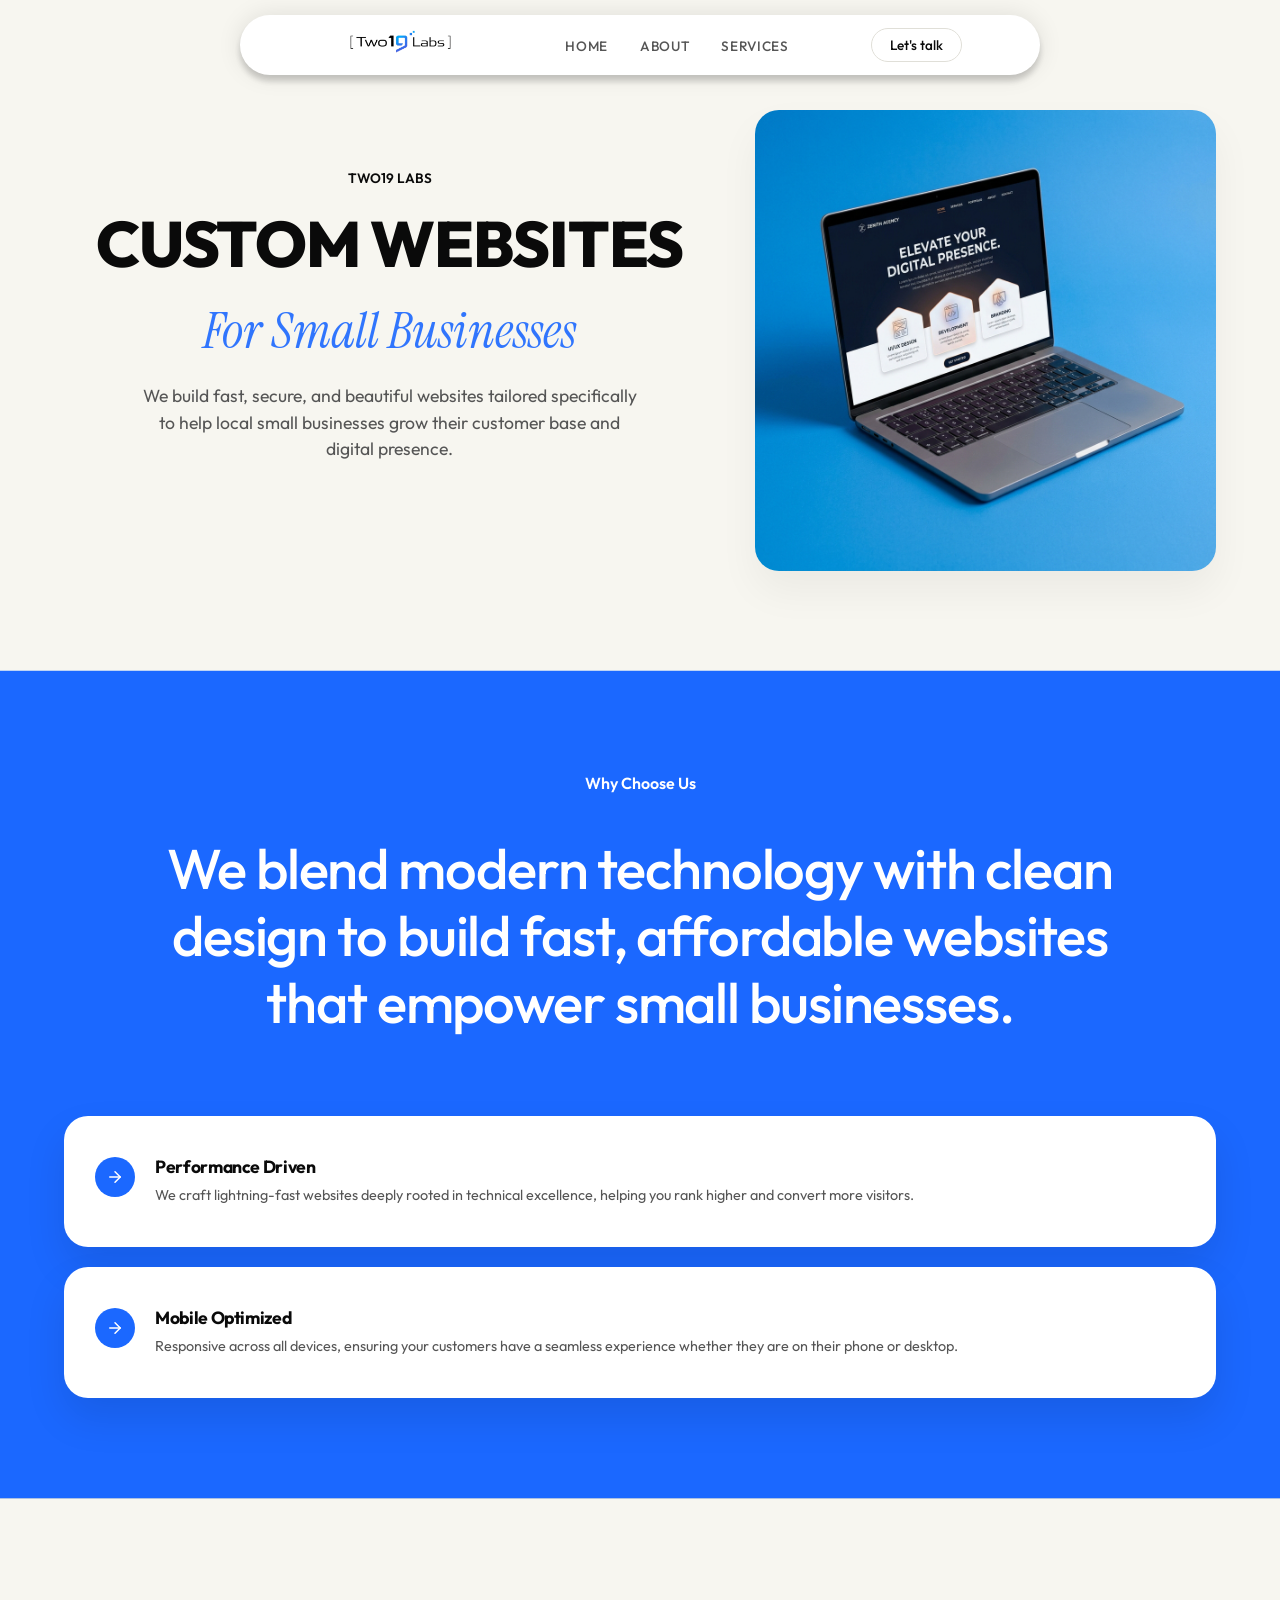
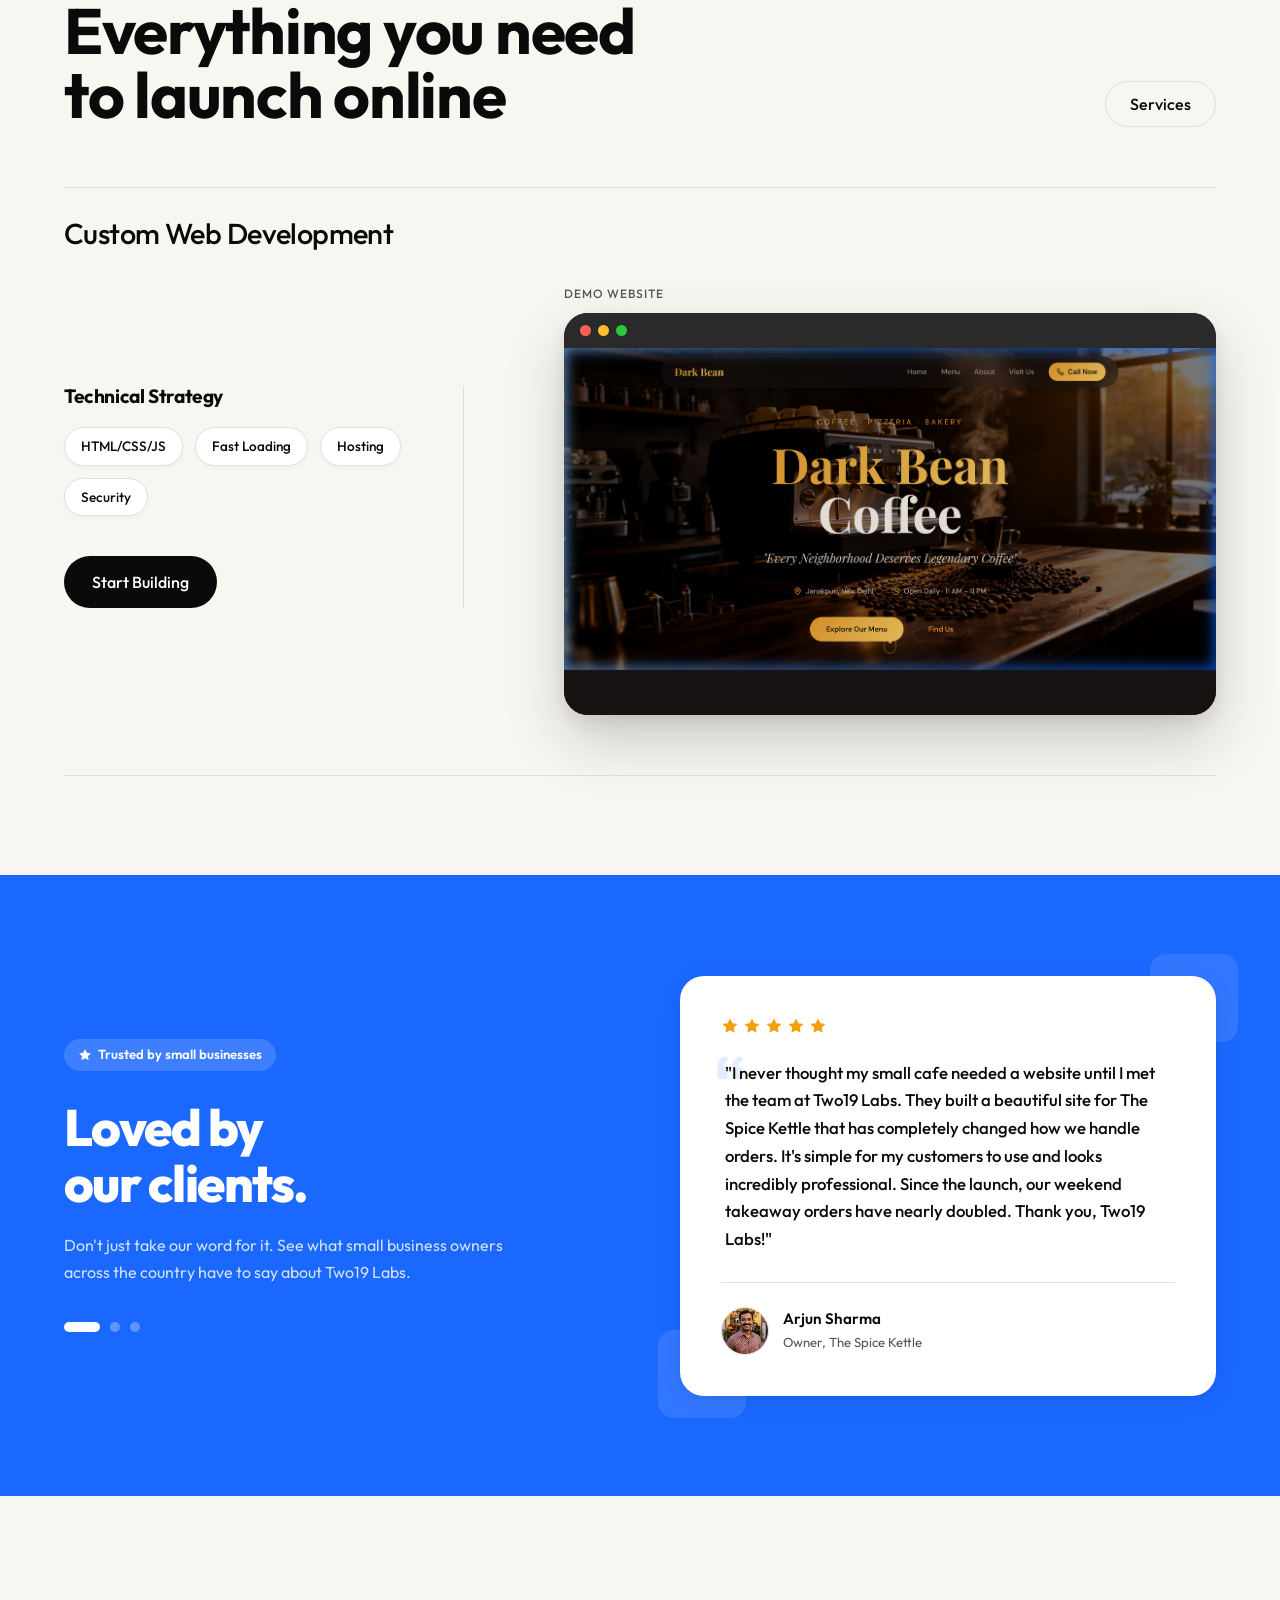
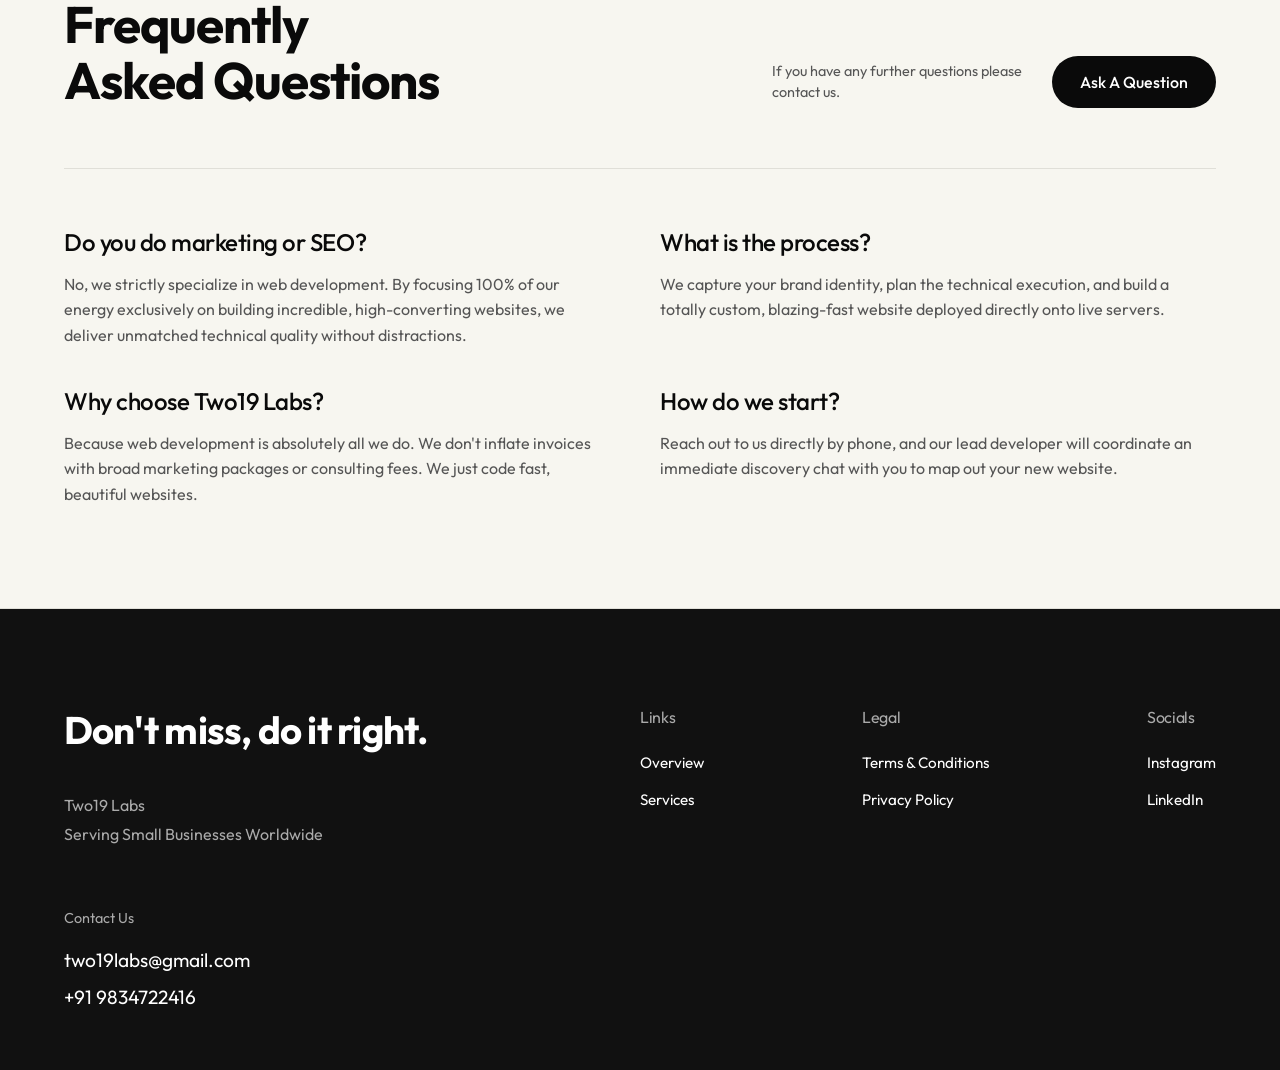
<file: index.html>
<!DOCTYPE html>
<html lang="en">
<head>
  <meta charset="UTF-8" />
  <meta name="viewport" content="width=device-width, initial-scale=1.0" />
  <title>Two19 Labs | Web Development for Small Businesses</title>
  <meta name="description" content="We build fast, secure, and beautiful websites specifically tailored to help small businesses grow their digital presence." />
  
  <link rel="preconnect" href="https://fonts.googleapis.com">
  <link rel="preconnect" href="https://fonts.gstatic.com" crossorigin>
  <link href="https://fonts.googleapis.com/css2?family=Instrument+Serif:ital@0;1&family=Inter:wght@400;500;600&family=Outfit:wght@300;400;500;700;800&display=swap" rel="stylesheet">
  
  <link rel="icon" type="image/png" href="header.png" />
  <link rel="stylesheet" href="style.css?v=1.2" />
</head>
<body>

  <!-- SVG filter for liquid glass distortion -->
  <svg style="display:none" aria-hidden="true">
    <filter id="glass-distortion" x="0%" y="0%" width="100%" height="100%" filterUnits="objectBoundingBox">
      <feTurbulence type="fractalNoise" baseFrequency="0.001 0.005" numOctaves="1" seed="17" result="turbulence"/>
      <feComponentTransfer in="turbulence" result="mapped">
        <feFuncR type="gamma" amplitude="1" exponent="10" offset="0.5"/>
        <feFuncG type="gamma" amplitude="0" exponent="1" offset="0"/>
        <feFuncB type="gamma" amplitude="0" exponent="1" offset="0.5"/>
      </feComponentTransfer>
      <feGaussianBlur in="turbulence" stdDeviation="3" result="softMap"/>
      <feSpecularLighting in="softMap" surfaceScale="5" specularConstant="1" specularExponent="100" lightingColor="white" result="specLight">
        <fePointLight x="-200" y="-200" z="300"/>
      </feSpecularLighting>
      <feComposite in="specLight" operator="arithmetic" k1="0" k2="1" k3="1" k4="0" result="litImage"/>
      <feDisplacementMap in="SourceGraphic" in2="softMap" scale="200" xChannelSelector="R" yChannelSelector="G"/>
    </filter>
  </svg>

  <nav class="navbar">
    <!-- Liquid glass layers -->
    <div class="glass-blur-layer"></div>
    <div class="glass-tint-layer"></div>
    <div class="glass-highlight-layer"></div>
    <div class="nav-container">
      <a href="#home" class="logo-img-wrap" aria-label="Two19 Labs">
        <img src="logo.png" alt="Two19 Labs" class="logo-img" />
      </a>
      <ul class="nav-links">
        <li><a href="#home">HOME</a></li>
        <li><a href="#about">ABOUT</a></li>
        <li><a href="#services">SERVICES</a></li>
      </ul>
      <div class="desktop-cta">
        <a href="tel:9834722416" class="btn btn-outline nav-btn">Let's talk</a>
      </div>
      <button class="hamburger" aria-label="Open menu" aria-expanded="false">
        <span></span><span></span><span></span>
      </button>
    </div>
  </nav>

  <!-- Mobile menu overlay -->
  <div class="mobile-menu" id="mobileMenu">
    <button class="mobile-menu-close" aria-label="Close menu">&times;</button>
    <ul>
      <li><a href="#home">Home</a></li>
      <li><a href="#about">About</a></li>
      <li><a href="#services">Services</a></li>
      <li><a href="tel:9834722416">Let's talk</a></li>
    </ul>
  </div>
  <div class="mobile-menu-backdrop" id="mobileMenuBackdrop"></div>

  <main style="padding-top: 50px;">
    <!-- HERO SECTION -->
    <section class="hero" id="home">
      <div class="hero-left">
        <span class="eyebrow">Two19 Labs</span>
        <h1 class="hero-title">
          <span class="title-bold">Custom Websites</span><br />
          <span class="title-serif">For Small Businesses</span>
        </h1>
        <p class="hero-description">We build fast, secure, and beautiful websites tailored specifically to help local small businesses grow their customer base and digital presence.</p>
      </div>
      <div class="hero-right">
        <div class="hero-image-grid">
          <img src="hero_laptop_mockup.png" alt="Laptop showing web design" class="img-top fade-in delay-1" />
        </div>
      </div>
    </section>

    <!-- WHY CHOOSE US -->
    <section class="why-choose-us" id="about">
      <div class="wcu-top">
        <span class="section-label">Why Choose Us</span>
      </div>
      <h2 class="wcu-title fade-in">We blend modern technology with clean design to build fast, affordable websites that empower small businesses.</h2>
      
      <div class="wcu-content">
          <div class="wcu-features">
            <div class="feature-card fade-in delay-2">
              <div class="feature-icon"><svg width="18" height="18" viewBox="0 0 24 24" fill="none" xmlns="http://www.w3.org/2000/svg"><path d="M5 12H19" stroke="white" stroke-width="2" stroke-linecap="round" stroke-linejoin="round"/><path d="M12 5L19 12L12 19" stroke="white" stroke-width="2" stroke-linecap="round" stroke-linejoin="round"/></svg></div>
              <div class="feature-text">
                <h4>Performance Driven</h4>
                <p>We craft lightning-fast websites deeply rooted in technical excellence, helping you rank higher and convert more visitors.</p>
              </div>
            </div>
            <div class="feature-card fade-in delay-3">
              <div class="feature-icon"><svg width="18" height="18" viewBox="0 0 24 24" fill="none" xmlns="http://www.w3.org/2000/svg"><path d="M5 12H19" stroke="white" stroke-width="2" stroke-linecap="round" stroke-linejoin="round"/><path d="M12 5L19 12L12 19" stroke="white" stroke-width="2" stroke-linecap="round" stroke-linejoin="round"/></svg></div>
              <div class="feature-text">
                <h4>Mobile Optimized</h4>
                <p>Responsive across all devices, ensuring your customers have a seamless experience whether they are on their phone or desktop.</p>
              </div>
            </div>
          </div>
        </div>
    </section>

    <!-- SERVICES -->
    <section class="services" id="services">
      <div class="services-header">
        <h2 class="services-title">Everything you need<br>to launch online</h2>
        <a href="#services" class="btn btn-outline">Services</a>
      </div>
      <div class="services-accordion">
        
        <div class="accordion-item active fade-in delay-1">
          <div class="accordion-header">
            <h3>Custom Web Development</h3>
          </div>
          <div class="accordion-content">
            <div class="accordion-details">
              <h4>Technical Strategy</h4>
              <div class="accordion-tags">
                <span class="tag">HTML/CSS/JS</span>
                <span class="tag">Fast Loading</span>
                <span class="tag">Hosting</span>
                <span class="tag">Security</span>
              </div>
              <a href="tel:9834722416" class="btn btn-dark">Start Building</a>
            </div>
            <div class="accordion-image mockup-container">
              <span class="demo-label">Demo Website</span>
              <a href="https://darkbeancoffee.vercel.app" target="_blank" rel="noopener noreferrer" class="mac-mockup-link">
                <div class="mac-mockup">
                  <div class="mac-topbar">
                    <span class="mac-dot red"></span>
                    <span class="mac-dot yellow"></span>
                    <span class="mac-dot green"></span>
                  </div>
                  <div class="mac-screen">
                    <img src="dark-bean-screenshot.png" alt="Dark Bean Coffee Website" />
                  </div>
                </div>
              </a>
            </div>
          </div>
        </div>

      </div>
    </section>

    <!-- TESTIMONIALS -->
    <section class="testimonials" id="testimonials">
      <div class="testimonials-inner">
        <!-- Left: heading + dots -->
        <div class="test-left fade-in">
          <span class="test-badge">
            <svg width="14" height="14" viewBox="0 0 24 24" fill="white" xmlns="http://www.w3.org/2000/svg"><path d="M12 2L15.09 8.26L22 9.27L17 14.14L18.18 21.02L12 17.77L5.82 21.02L7 14.14L2 9.27L8.91 8.26L12 2Z"/></svg>
            Trusted by small businesses
          </span>
          <h2 class="test-main-title">Loved by<br>our clients.</h2>
          <p class="test-subtitle">Don't just take our word for it. See what small business owners across the country have to say about Two19 Labs.</p>
          <div class="test-dots" id="testDots"></div>
        </div>
        <!-- Right: animated cards -->
        <div class="test-right">
          <div id="testCards"></div>
          <div class="test-deco test-deco-bl"></div>
          <div class="test-deco test-deco-tr"></div>
        </div>
      </div>
    </section>


    <!-- FAQ -->
    <section class="faq" id="pages">
      <div class="faq-header">
        <h2 class="faq-title">Frequently<br>Asked Questions</h2>
        <div class="faq-right">
          <p>If you have any further questions please contact us.</p>
          <a href="tel:9834722416" class="btn btn-dark">Ask A Question</a>
        </div>
      </div>
      
      <div class="faq-grid">
        <div class="faq-item fade-in delay-1">
          <h4>Do you do marketing or SEO?</h4>
          <p>No, we strictly specialize in web development. By focusing 100% of our energy exclusively on building incredible, high-converting websites, we deliver unmatched technical quality without distractions.</p>
        </div>
        <div class="faq-item fade-in delay-2">
          <h4>What is the process?</h4>
          <p>We capture your brand identity, plan the technical execution, and build a totally custom, blazing-fast website deployed directly onto live servers.</p>
        </div>
        <div class="faq-item fade-in delay-3">
          <h4>Why choose Two19 Labs?</h4>
          <p>Because web development is absolutely all we do. We don't inflate invoices with broad marketing packages or consulting fees. We just code fast, beautiful websites.</p>
        </div>
        <div class="faq-item fade-in delay-4">
          <h4>How do we start?</h4>
          <p>Reach out to us directly by phone, and our lead developer will coordinate an immediate discovery chat with you to map out your new website.</p>
        </div>
      </div>
    </section>

  </main>

  <footer id="contact">
    <div class="footer-container">
      <div class="footer-left">
        <h2>Don't miss, do it right.</h2>
        <address>
          Two19 Labs<br>
          Serving Small Businesses Worldwide
        </address>
        <div class="footer-contact-info">
          <p>Contact Us</p>
          <a href="mailto:two19labs@gmail.com">two19labs@gmail.com</a>
          <a href="tel:+919834722416">+91 9834722416</a>
        </div>
      </div>
      <div class="footer-right">
        <div class="footer-col">
          <h4>Links</h4>
          <ul>
            <li><a href="index.html#home">Overview</a></li>
            <li><a href="index.html#services">Services</a></li>
          </ul>
        </div>
        <div class="footer-col">
          <h4>Legal</h4>
          <ul>
             <li><a href="terms.html">Terms &amp; Conditions</a></li>
             <li><a href="privacy.html">Privacy Policy</a></li>
          </ul>
        </div>
        <div class="footer-col">
          <h4>Socials</h4>
          <ul>
             <li><a href="#">Instagram</a></li>
             <li><a href="#">LinkedIn</a></li>
          </ul>
        </div>
      </div>
    </div>
  </footer>

  <!-- Floating WhatsApp Button -->
  <a
    href="https://wa.me/919834722416"
    class="whatsapp-fab"
    id="whatsappFab"
    target="_blank"
    rel="noopener noreferrer"
    aria-label="Chat on WhatsApp"
  >
    <svg xmlns="http://www.w3.org/2000/svg" width="28" height="28" viewBox="0 0 24 24" fill="white" aria-hidden="true">
      <path d="M17.472 14.382c-.297-.149-1.758-.867-2.03-.967-.273-.099-.471-.148-.67.15-.197.297-.767.966-.94 1.164-.173.199-.347.223-.644.075-.297-.15-1.255-.463-2.39-1.475-.883-.788-1.48-1.761-1.653-2.059-.173-.297-.018-.458.13-.606.134-.133.298-.347.446-.52.149-.174.198-.298.298-.497.099-.198.05-.371-.025-.52-.075-.149-.669-1.612-.916-2.207-.242-.579-.487-.5-.669-.51-.173-.008-.371-.01-.57-.01-.198 0-.52.074-.792.372-.272.297-1.04 1.016-1.04 2.479 0 1.462 1.065 2.875 1.213 3.074.149.198 2.096 3.2 5.077 4.487.709.306 1.262.489 1.694.625.712.227 1.36.195 1.871.118.571-.085 1.758-.719 2.006-1.413.248-.694.248-1.289.173-1.413-.074-.124-.272-.198-.57-.347m-5.421 7.403h-.004a9.87 9.87 0 01-5.031-1.378l-.361-.214-3.741.982.998-3.648-.235-.374a9.86 9.86 0 01-1.51-5.26c.001-5.45 4.436-9.884 9.888-9.884 2.64 0 5.122 1.03 6.988 2.898a9.825 9.825 0 012.893 6.994c-.003 5.45-4.437 9.884-9.885 9.884m8.413-18.297A11.815 11.815 0 0012.05 0C5.495 0 .16 5.335.157 11.892c0 2.096.547 4.142 1.588 5.945L.057 24l6.305-1.654a11.882 11.882 0 005.683 1.448h.005c6.554 0 11.89-5.335 11.893-11.893a11.821 11.821 0 00-3.48-8.413Z"/>
    </svg>
    <span class="whatsapp-fab-label">WhatsApp Us</span>
  </a>

  <script src="script.js"></script>
</body>
</html>
</file>
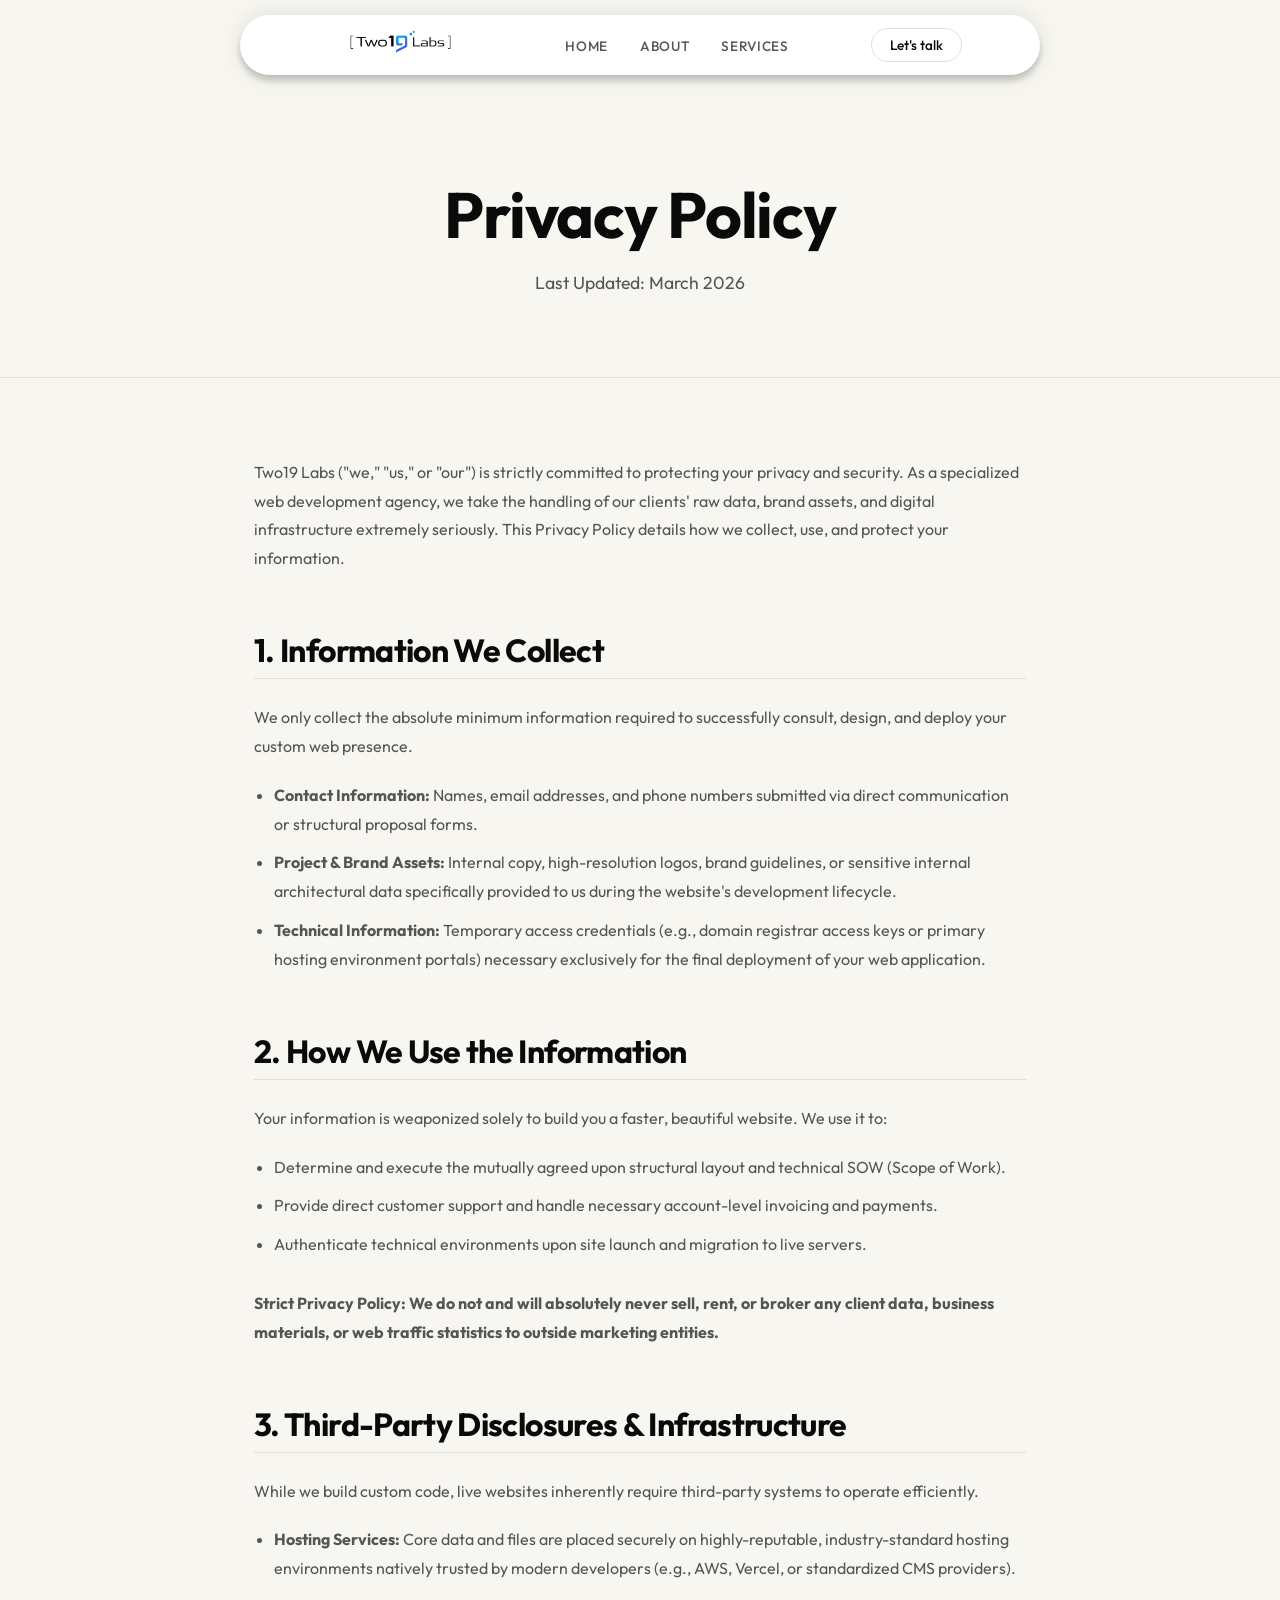
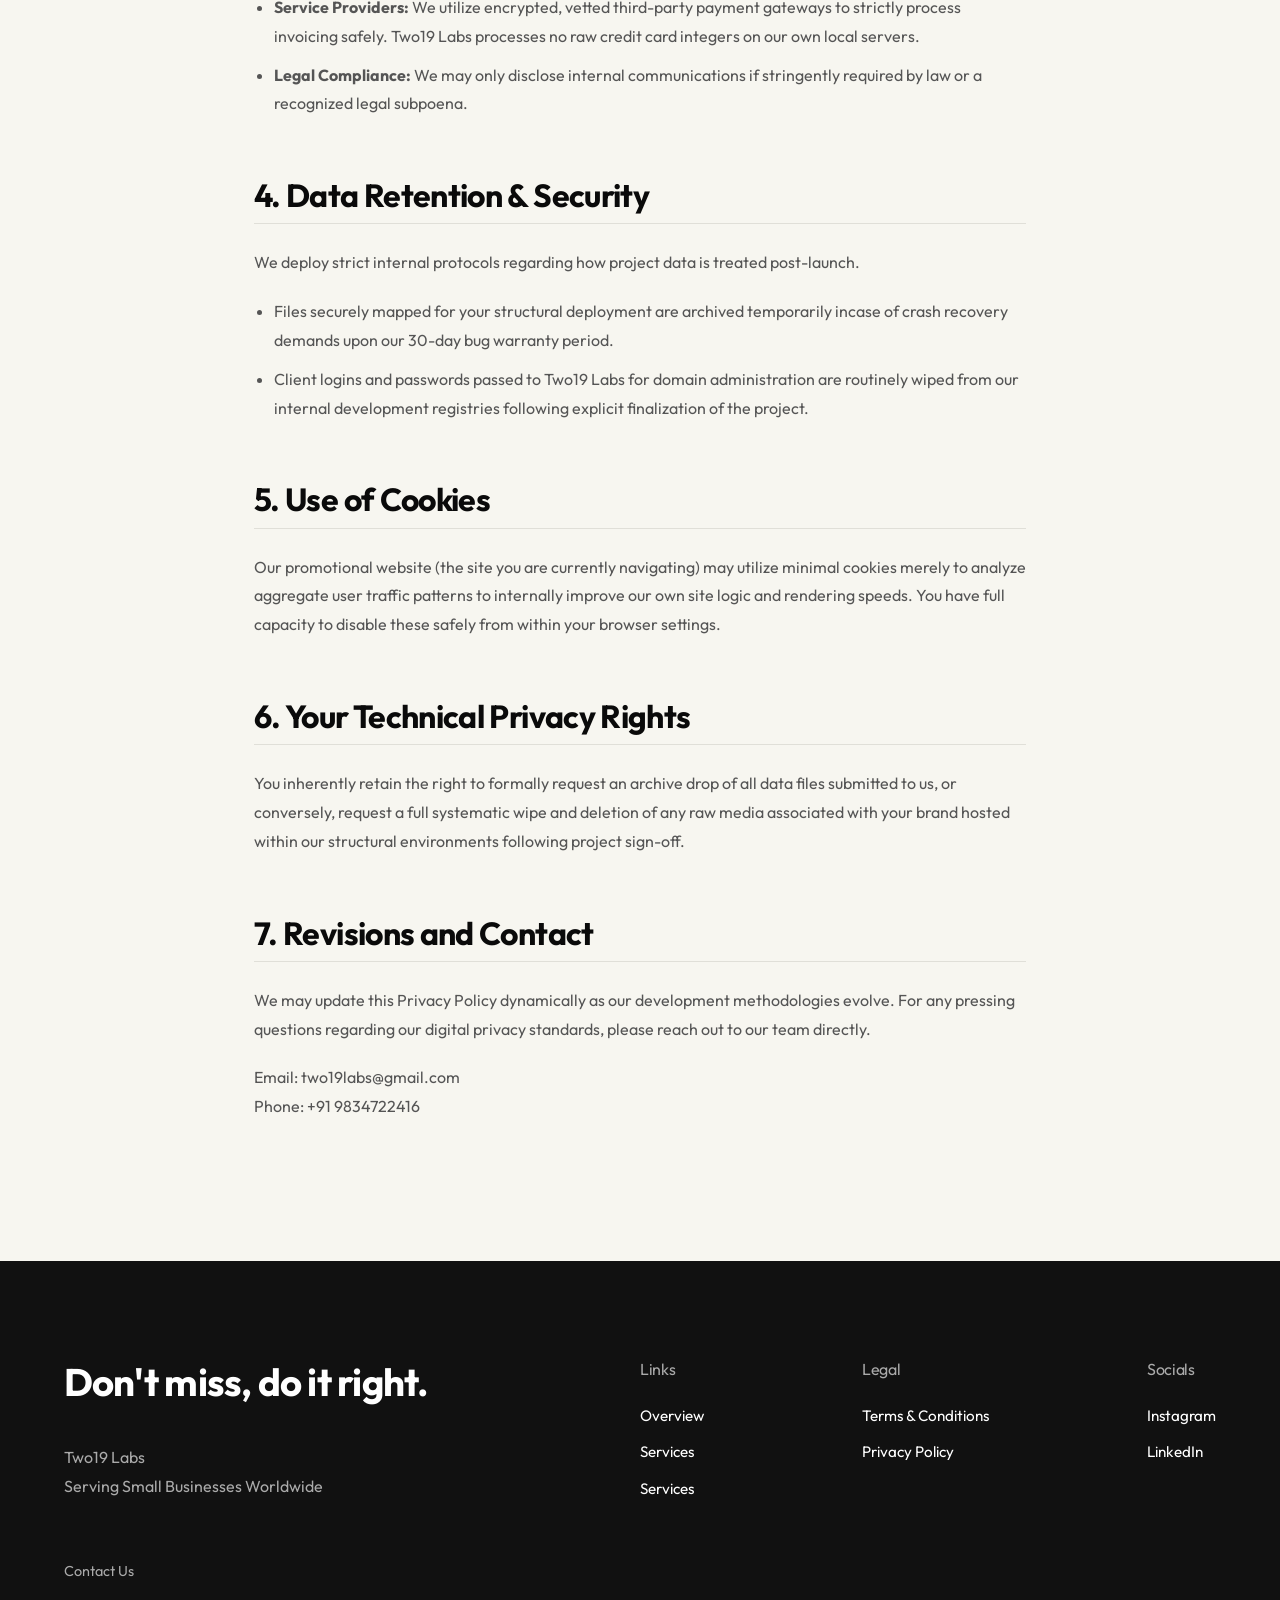
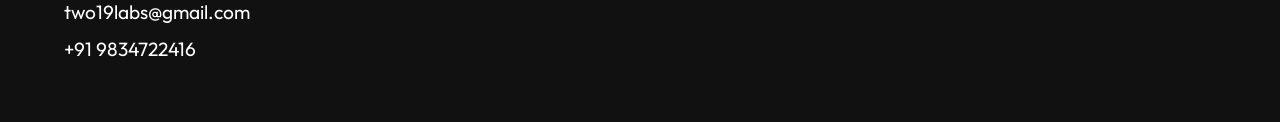
<file: privacy.html>
<!DOCTYPE html>
<html lang="en">
<head>
  <meta charset="UTF-8" />
  <meta name="viewport" content="width=device-width, initial-scale=1.0" />
  <title>Privacy Policy | Two19 Labs</title>
  
  <link rel="preconnect" href="https://fonts.googleapis.com">
  <link rel="preconnect" href="https://fonts.gstatic.com" crossorigin>
  <link href="https://fonts.googleapis.com/css2?family=Instrument+Serif:ital@0;1&family=Outfit:wght@300;400;500;600;700;800&display=swap" rel="stylesheet">
  
  <link rel="stylesheet" href="style.css" />
  <style>
    /* Standard internal page styling */
    .legal-header {
      padding: 180px 5% 80px 5%;
      background: var(--bg-color);
      text-align: center;
      border-bottom: 1px solid var(--border-color);
    }
    .legal-header h1 {
      font-size: clamp(2.5rem, 5vw, 4rem);
      margin-bottom: 20px;
    }
    .legal-header p {
      color: var(--text-gray);
      font-size: 1.1rem;
    }
    .legal-content {
      padding: 80px 5% 120px 5%;
      max-width: 900px;
      margin: 0 auto;
    }
    .legal-content h2 {
      font-size: 2rem;
      margin-top: 60px;
      margin-bottom: 24px;
      border-bottom: 1px solid var(--border-color);
      padding-bottom: 10px;
    }
    .legal-content h3 {
      font-size: 1.3rem;
      margin-top: 30px;
      margin-bottom: 16px;
    }
    .legal-content p {
      margin-bottom: 20px;
      color: var(--text-gray);
      line-height: 1.8;
    }
    .legal-content ul {
      margin-bottom: 30px;
      padding-left: 20px;
      color: var(--text-gray);
      line-height: 1.8;
    }
    .legal-content li {
      margin-bottom: 10px;
    }
  </style>
</head>
<body>

  <!-- NAVBAR -->
  <svg display="none">
    <filter id="liquid-distortion">
      <feTurbulence type="fractalNoise" baseFrequency="0.001 0.005" numOctaves="1" seed="17" result="turbulence"/>
      <feComponentTransfer in="turbulence" result="mapped">
        <feFuncR type="gamma" amplitude="1" exponent="10" offset="0.5"/>
        <feFuncG type="gamma" amplitude="0" exponent="1" offset="0"/>
        <feFuncB type="gamma" amplitude="0" exponent="1" offset="0.5"/>
      </feComponentTransfer>
      <feGaussianBlur in="turbulence" stdDeviation="3" result="softMap"/>
      <feSpecularLighting in="softMap" surfaceScale="5" specularConstant="1" specularExponent="100" lightingColor="white" result="specLight">
        <fePointLight x="-200" y="-200" z="300"/>
      </feSpecularLighting>
      <feComposite in="specLight" operator="arithmetic" k1="0" k2="1" k3="1" k4="0" result="litImage"/>
      <feDisplacementMap in="SourceGraphic" in2="softMap" scale="200" xChannelSelector="R" yChannelSelector="G"/>
    </filter>
  </svg>

  <nav class="navbar">
    <div class="glass-blur-layer"></div>
    <div class="glass-tint-layer"></div>
    <div class="glass-highlight-layer"></div>
    <div class="nav-container">
      <a href="index.html#home" class="logo-img-wrap" aria-label="Two19 Labs">
        <img src="logo.png" alt="Two19 Labs" class="logo-img" />
      </a>
      <ul class="nav-links">
        <li><a href="index.html#home">HOME</a></li>
        <li><a href="index.html#about">ABOUT</a></li>
        <li><a href="index.html#services">SERVICES</a></li>
      </ul>
      <div class="desktop-cta">
        <a href="tel:9834722416" class="btn btn-outline nav-btn">Let's talk</a>
      </div>
      <button class="hamburger" aria-label="Open menu" aria-expanded="false">
        <span></span><span></span><span></span>
      </button>
    </div>
  </nav>

  <!-- Mobile menu overlay -->
  <div class="mobile-menu" id="mobileMenu">
    <button class="mobile-menu-close" aria-label="Close menu">&times;</button>
    <ul>
      <li><a href="index.html#home">Home</a></li>
      <li><a href="index.html#about">About</a></li>
      <li><a href="index.html#services">Services</a></li>
      <li><a href="tel:9834722416">Let's talk</a></li>
    </ul>
  </div>
  <div class="mobile-menu-backdrop" id="mobileMenuBackdrop"></div>

  <!-- MAIN CONTENT -->
  <main>
    <section class="legal-header">
      <div class="container">
        <h1>Privacy Policy</h1>
        <p>Last Updated: March 2026</p>
      </div>
    </section>

    <section class="legal-content">
      <p>Two19 Labs ("we," "us," or "our") is strictly committed to protecting your privacy and security. As a specialized web development agency, we take the handling of our clients' raw data, brand assets, and digital infrastructure extremely seriously. This Privacy Policy details how we collect, use, and protect your information.</p>
      
      <h2>1. Information We Collect</h2>
      <p>We only collect the absolute minimum information required to successfully consult, design, and deploy your custom web presence.</p>
      <ul>
        <li><strong>Contact Information:</strong> Names, email addresses, and phone numbers submitted via direct communication or structural proposal forms.</li>
        <li><strong>Project &amp; Brand Assets:</strong> Internal copy, high-resolution logos, brand guidelines, or sensitive internal architectural data specifically provided to us during the website's development lifecycle.</li>
        <li><strong>Technical Information:</strong> Temporary access credentials (e.g., domain registrar access keys or primary hosting environment portals) necessary exclusively for the final deployment of your web application.</li>
      </ul>

      <h2>2. How We Use the Information</h2>
      <p>Your information is weaponized solely to build you a faster, beautiful website. We use it to:</p>
      <ul>
        <li>Determine and execute the mutually agreed upon structural layout and technical SOW (Scope of Work).</li>
        <li>Provide direct customer support and handle necessary account-level invoicing and payments.</li>
        <li>Authenticate technical environments upon site launch and migration to live servers.</li>
      </ul>
      <p><strong>Strict Privacy Policy: We do not and will absolutely never sell, rent, or broker any client data, business materials, or web traffic statistics to outside marketing entities.</strong></p>

      <h2>3. Third-Party Disclosures &amp; Infrastructure</h2>
      <p>While we build custom code, live websites inherently require third-party systems to operate efficiently.</p>
      <ul>
        <li><strong>Hosting Services:</strong> Core data and files are placed securely on highly-reputable, industry-standard hosting environments natively trusted by modern developers (e.g., AWS, Vercel, or standardized CMS providers).</li>
        <li><strong>Service Providers:</strong> We utilize encrypted, vetted third-party payment gateways to strictly process invoicing safely. Two19 Labs processes no raw credit card integers on our own local servers.</li>
        <li><strong>Legal Compliance:</strong> We may only disclose internal communications if stringently required by law or a recognized legal subpoena.</li>
      </ul>

      <h2>4. Data Retention &amp; Security</h2>
      <p>We deploy strict internal protocols regarding how project data is treated post-launch.</p>
      <ul>
        <li>Files securely mapped for your structural deployment are archived temporarily incase of crash recovery demands upon our 30-day bug warranty period.</li>
        <li>Client logins and passwords passed to Two19 Labs for domain administration are routinely wiped from our internal development registries following explicit finalization of the project.</li>
      </ul>

      <h2>5. Use of Cookies</h2>
      <p>Our promotional website (the site you are currently navigating) may utilize minimal cookies merely to analyze aggregate user traffic patterns to internally improve our own site logic and rendering speeds. You have full capacity to disable these safely from within your browser settings.</p>

      <h2>6. Your Technical Privacy Rights</h2>
      <p>You inherently retain the right to formally request an archive drop of all data files submitted to us, or conversely, request a full systematic wipe and deletion of any raw media associated with your brand hosted within our structural environments following project sign-off.</p>

      <h2>7. Revisions and Contact</h2>
      <p>We may update this Privacy Policy dynamically as our development methodologies evolve. For any pressing questions regarding our digital privacy standards, please reach out to our team directly.</p>
      <p>Email: <a href="mailto:two19labs@gmail.com">two19labs@gmail.com</a><br>Phone: <a href="tel:9834722416">+91 9834722416</a></p>
    </section>

  </main>

  <footer id="contact">
    <div class="footer-container">
      <div class="footer-left">
        <h2>Don't miss, do it right.</h2>
        <address>
          Two19 Labs<br>
          Serving Small Businesses Worldwide
        </address>
        <div class="footer-contact-info">
          <p>Contact Us</p>
          <a href="mailto:two19labs@gmail.com">two19labs@gmail.com</a>
          <a href="tel:+919834722416">+91 9834722416</a>
        </div>
      </div>
      <div class="footer-right">
        <div class="footer-col">
          <h4>Links</h4>
          <ul>
            <li><a href="index.html#home">Overview</a></li>
            <li><a href="index.html#services">Services</a></li>
            <li><a href="index.html#services">Services</a></li>
          </ul>
        </div>
        <div class="footer-col">
          <h4>Legal</h4>
          <ul>
             <li><a href="terms.html">Terms &amp; Conditions</a></li>
             <li><a href="privacy.html">Privacy Policy</a></li>
          </ul>
        </div>
        <div class="footer-col">
          <h4>Socials</h4>
          <ul>
             <li><a href="#">Instagram</a></li>
             <li><a href="#">LinkedIn</a></li>
          </ul>
        </div>
      </div>
    </div>
  </footer>

  <script src="script.js"></script>
</body>
</html>
</file>
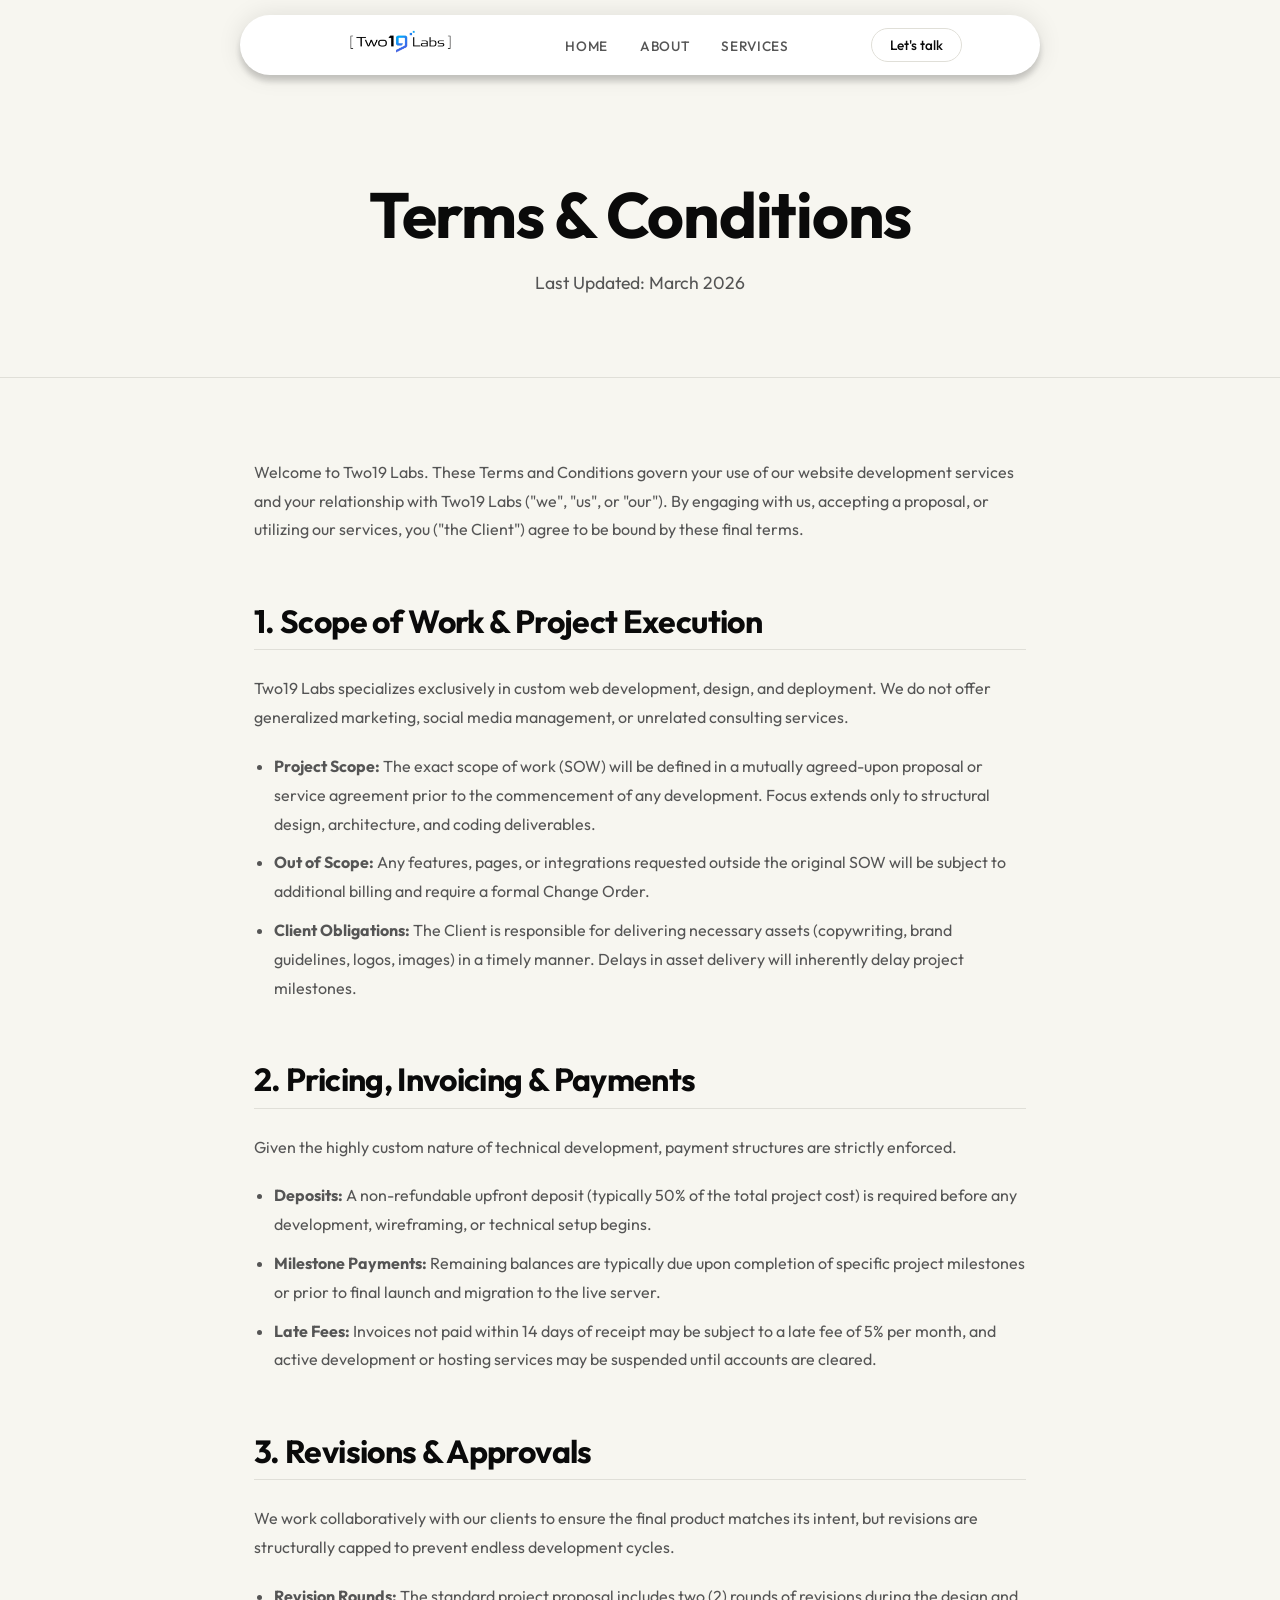
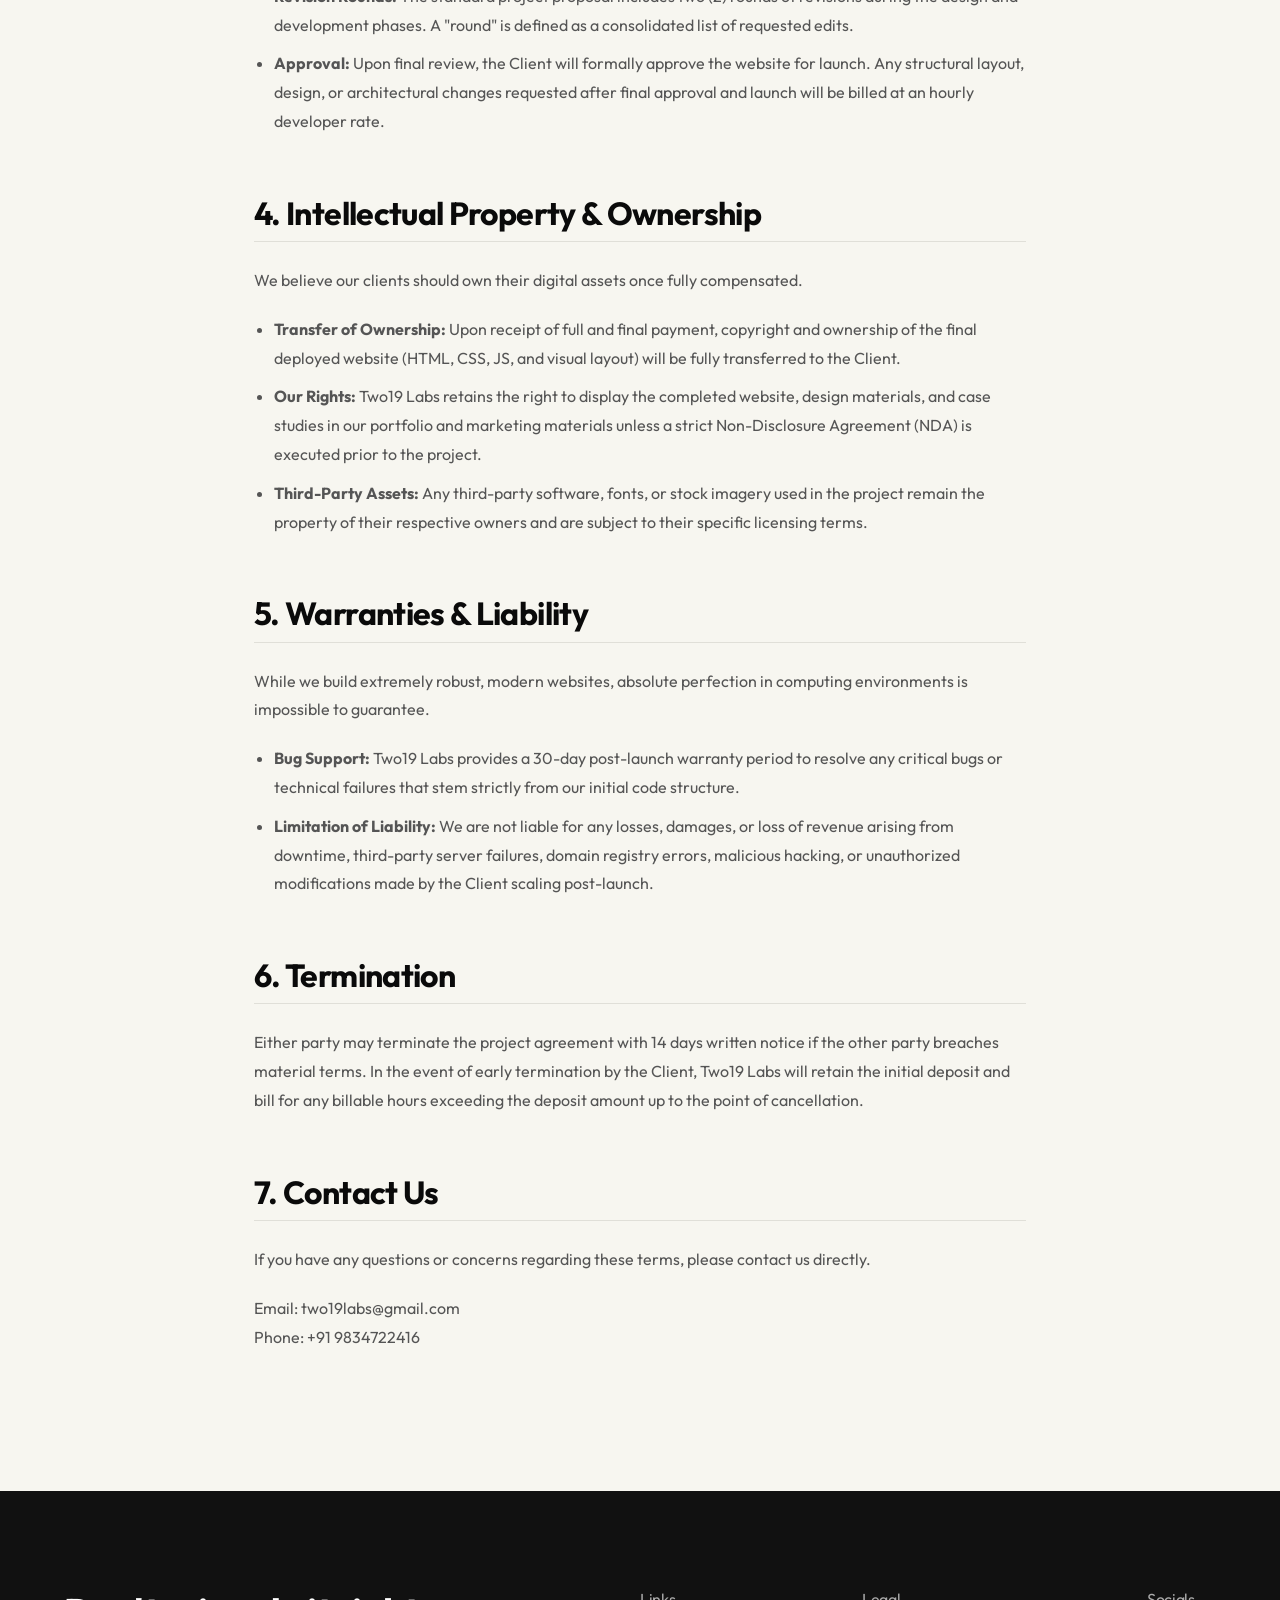
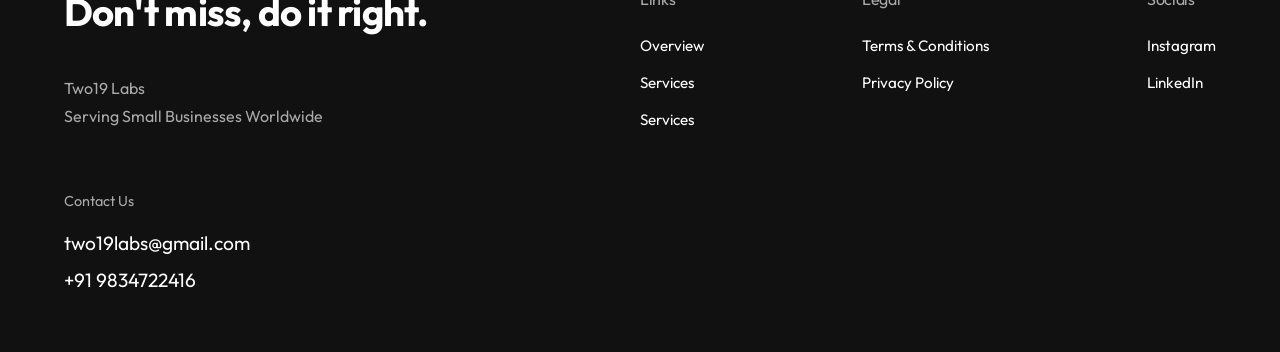
<file: terms.html>
<!DOCTYPE html>
<html lang="en">
<head>
  <meta charset="UTF-8" />
  <meta name="viewport" content="width=device-width, initial-scale=1.0" />
  <title>Terms & Conditions | Two19 Labs</title>
  
  <link rel="preconnect" href="https://fonts.googleapis.com">
  <link rel="preconnect" href="https://fonts.gstatic.com" crossorigin>
  <link href="https://fonts.googleapis.com/css2?family=Instrument+Serif:ital@0;1&family=Outfit:wght@300;400;500;600;700;800&display=swap" rel="stylesheet">
  
  <link rel="stylesheet" href="style.css" />
  <style>
    /* Standard internal page styling */
    .legal-header {
      padding: 180px 5% 80px 5%;
      background: var(--bg-color);
      text-align: center;
      border-bottom: 1px solid var(--border-color);
    }
    .legal-header h1 {
      font-size: clamp(2.5rem, 5vw, 4rem);
      margin-bottom: 20px;
    }
    .legal-header p {
      color: var(--text-gray);
      font-size: 1.1rem;
    }
    .legal-content {
      padding: 80px 5% 120px 5%;
      max-width: 900px;
      margin: 0 auto;
    }
    .legal-content h2 {
      font-size: 2rem;
      margin-top: 60px;
      margin-bottom: 24px;
      border-bottom: 1px solid var(--border-color);
      padding-bottom: 10px;
    }
    .legal-content h3 {
      font-size: 1.3rem;
      margin-top: 30px;
      margin-bottom: 16px;
    }
    .legal-content p {
      margin-bottom: 20px;
      color: var(--text-gray);
      line-height: 1.8;
    }
    .legal-content ul {
      margin-bottom: 30px;
      padding-left: 20px;
      color: var(--text-gray);
      line-height: 1.8;
    }
    .legal-content li {
      margin-bottom: 10px;
    }
  </style>
</head>
<body>

  <!-- NAVBAR -->
  <svg display="none">
    <filter id="liquid-distortion">
      <feTurbulence type="fractalNoise" baseFrequency="0.001 0.005" numOctaves="1" seed="17" result="turbulence"/>
      <feComponentTransfer in="turbulence" result="mapped">
        <feFuncR type="gamma" amplitude="1" exponent="10" offset="0.5"/>
        <feFuncG type="gamma" amplitude="0" exponent="1" offset="0"/>
        <feFuncB type="gamma" amplitude="0" exponent="1" offset="0.5"/>
      </feComponentTransfer>
      <feGaussianBlur in="turbulence" stdDeviation="3" result="softMap"/>
      <feSpecularLighting in="softMap" surfaceScale="5" specularConstant="1" specularExponent="100" lightingColor="white" result="specLight">
        <fePointLight x="-200" y="-200" z="300"/>
      </feSpecularLighting>
      <feComposite in="specLight" operator="arithmetic" k1="0" k2="1" k3="1" k4="0" result="litImage"/>
      <feDisplacementMap in="SourceGraphic" in2="softMap" scale="200" xChannelSelector="R" yChannelSelector="G"/>
    </filter>
  </svg>

  <nav class="navbar">
    <div class="glass-blur-layer"></div>
    <div class="glass-tint-layer"></div>
    <div class="glass-highlight-layer"></div>
    <div class="nav-container">
      <a href="index.html#home" class="logo-img-wrap" aria-label="Two19 Labs">
        <img src="logo.png" alt="Two19 Labs" class="logo-img" />
      </a>
      <ul class="nav-links">
        <li><a href="index.html#home">HOME</a></li>
        <li><a href="index.html#about">ABOUT</a></li>
        <li><a href="index.html#services">SERVICES</a></li>
      </ul>
      <div class="desktop-cta">
        <a href="tel:9834722416" class="btn btn-outline nav-btn">Let's talk</a>
      </div>
      <button class="hamburger" aria-label="Open menu" aria-expanded="false">
        <span></span><span></span><span></span>
      </button>
    </div>
  </nav>

  <!-- Mobile menu overlay -->
  <div class="mobile-menu" id="mobileMenu">
    <button class="mobile-menu-close" aria-label="Close menu">&times;</button>
    <ul>
      <li><a href="index.html#home">Home</a></li>
      <li><a href="index.html#about">About</a></li>
      <li><a href="index.html#services">Services</a></li>
      <li><a href="tel:9834722416">Let's talk</a></li>
    </ul>
  </div>
  <div class="mobile-menu-backdrop" id="mobileMenuBackdrop"></div>

  <!-- MAIN CONTENT -->
  <main>
    <section class="legal-header">
      <div class="container">
        <h1>Terms &amp; Conditions</h1>
        <p>Last Updated: March 2026</p>
      </div>
    </section>

    <section class="legal-content">
      <p>Welcome to Two19 Labs. These Terms and Conditions govern your use of our website development services and your relationship with Two19 Labs ("we", "us", or "our"). By engaging with us, accepting a proposal, or utilizing our services, you ("the Client") agree to be bound by these final terms.</p>
      
      <h2>1. Scope of Work &amp; Project Execution</h2>
      <p>Two19 Labs specializes exclusively in custom web development, design, and deployment. We do not offer generalized marketing, social media management, or unrelated consulting services.</p>
      <ul>
        <li><strong>Project Scope:</strong> The exact scope of work (SOW) will be defined in a mutually agreed-upon proposal or service agreement prior to the commencement of any development. Focus extends only to structural design, architecture, and coding deliverables.</li>
        <li><strong>Out of Scope:</strong> Any features, pages, or integrations requested outside the original SOW will be subject to additional billing and require a formal Change Order.</li>
        <li><strong>Client Obligations:</strong> The Client is responsible for delivering necessary assets (copywriting, brand guidelines, logos, images) in a timely manner. Delays in asset delivery will inherently delay project milestones.</li>
      </ul>

      <h2>2. Pricing, Invoicing &amp; Payments</h2>
      <p>Given the highly custom nature of technical development, payment structures are strictly enforced.</p>
      <ul>
        <li><strong>Deposits:</strong> A non-refundable upfront deposit (typically 50% of the total project cost) is required before any development, wireframing, or technical setup begins.</li>
        <li><strong>Milestone Payments:</strong> Remaining balances are typically due upon completion of specific project milestones or prior to final launch and migration to the live server.</li>
        <li><strong>Late Fees:</strong> Invoices not paid within 14 days of receipt may be subject to a late fee of 5% per month, and active development or hosting services may be suspended until accounts are cleared.</li>
      </ul>

      <h2>3. Revisions &amp; Approvals</h2>
      <p>We work collaboratively with our clients to ensure the final product matches its intent, but revisions are structurally capped to prevent endless development cycles.</p>
      <ul>
        <li><strong>Revision Rounds:</strong> The standard project proposal includes two (2) rounds of revisions during the design and development phases. A "round" is defined as a consolidated list of requested edits.</li>
        <li><strong>Approval:</strong> Upon final review, the Client will formally approve the website for launch. Any structural layout, design, or architectural changes requested after final approval and launch will be billed at an hourly developer rate.</li>
      </ul>

      <h2>4. Intellectual Property &amp; Ownership</h2>
      <p>We believe our clients should own their digital assets once fully compensated.</p>
      <ul>
        <li><strong>Transfer of Ownership:</strong> Upon receipt of full and final payment, copyright and ownership of the final deployed website (HTML, CSS, JS, and visual layout) will be fully transferred to the Client.</li>
        <li><strong>Our Rights:</strong> Two19 Labs retains the right to display the completed website, design materials, and case studies in our portfolio and marketing materials unless a strict Non-Disclosure Agreement (NDA) is executed prior to the project.</li>
        <li><strong>Third-Party Assets:</strong> Any third-party software, fonts, or stock imagery used in the project remain the property of their respective owners and are subject to their specific licensing terms.</li>
      </ul>

      <h2>5. Warranties &amp; Liability</h2>
      <p>While we build extremely robust, modern websites, absolute perfection in computing environments is impossible to guarantee.</p>
      <ul>
        <li><strong>Bug Support:</strong> Two19 Labs provides a 30-day post-launch warranty period to resolve any critical bugs or technical failures that stem strictly from our initial code structure.</li>
        <li><strong>Limitation of Liability:</strong> We are not liable for any losses, damages, or loss of revenue arising from downtime, third-party server failures, domain registry errors, malicious hacking, or unauthorized modifications made by the Client scaling post-launch.</li>
      </ul>

      <h2>6. Termination</h2>
      <p>Either party may terminate the project agreement with 14 days written notice if the other party breaches material terms. In the event of early termination by the Client, Two19 Labs will retain the initial deposit and bill for any billable hours exceeding the deposit amount up to the point of cancellation.</p>

      <h2>7. Contact Us</h2>
      <p>If you have any questions or concerns regarding these terms, please contact us directly.</p>
      <p>Email: <a href="mailto:two19labs@gmail.com">two19labs@gmail.com</a><br>Phone: <a href="tel:9834722416">+91 9834722416</a></p>
    </section>

  </main>

  <footer id="contact">
    <div class="footer-container">
      <div class="footer-left">
        <h2>Don't miss, do it right.</h2>
        <address>
          Two19 Labs<br>
          Serving Small Businesses Worldwide
        </address>
        <div class="footer-contact-info">
          <p>Contact Us</p>
          <a href="mailto:two19labs@gmail.com">two19labs@gmail.com</a>
          <a href="tel:+919834722416">+91 9834722416</a>
        </div>
      </div>
      <div class="footer-right">
        <div class="footer-col">
          <h4>Links</h4>
          <ul>
            <li><a href="index.html#home">Overview</a></li>
            <li><a href="index.html#services">Services</a></li>
            <li><a href="index.html#services">Services</a></li>
          </ul>
        </div>
        <div class="footer-col">
          <h4>Legal</h4>
          <ul>
             <li><a href="terms.html">Terms &amp; Conditions</a></li>
             <li><a href="privacy.html">Privacy Policy</a></li>
          </ul>
        </div>
        <div class="footer-col">
          <h4>Socials</h4>
          <ul>
             <li><a href="#">Instagram</a></li>
             <li><a href="#">LinkedIn</a></li>
          </ul>
        </div>
      </div>
    </div>
  </footer>

  <script src="script.js"></script>
</body>
</html>
</file>
<file: style.css>
:root {
  --bg-color: #f7f6f0;
  --text-dark: #0a0a0a;
  --text-gray: #555555;
  --accent-blue: #1b68ff;
  --accent-blue-hover: #0d56e0;
  --border-color: #e0dfd8;
  --white: #ffffff;
  
  --font-body: 'Outfit', sans-serif;
  --font-heading: 'Outfit', sans-serif;
  --font-serif: 'Instrument Serif', serif;
  
  --radius-sm: 8px;
  --radius-md: 16px;
  --radius-lg: 24px;
  --radius-pill: 100px;
  
  --transition: all 0.3s cubic-bezier(0.4, 0, 0.2, 1);
}

* { margin: 0; padding: 0; box-sizing: border-box; }

html {
  scroll-behavior: smooth;
  overflow-x: hidden;
}

body {
  font-family: var(--font-body);
  background-color: var(--bg-color);
  color: var(--text-dark);
  line-height: 1.5;
  overflow-x: hidden;
}

/* ================= TYPOGRAPHY ================= */
h1, h2, h3, h4, .title-bold {
  font-family: var(--font-heading);
  font-weight: 700;
  line-height: 1.1;
  letter-spacing: -0.02em;
}
.title-bold { font-weight: 800; }
.title-serif {
  font-family: var(--font-serif);
  font-weight: 400;
  font-style: italic;
  font-size: 1.1em;
  letter-spacing: 0;
  opacity: 0.9;
}

/* ================= LAYOUT ================= */
.container, section, nav {
  max-width: 1400px;
  margin: 0 auto;
  padding: 0 5%;
}
section {
  padding-top: 100px;
  padding-bottom: 100px;
}

/* ================= BUTTONS & PILLS ================= */
a { text-decoration: none; color: inherit; transition: var(--transition); }
button, .btn {
  display: inline-flex;
  align-items: center;
  justify-content: center;
  font-family: var(--font-body);
  font-weight: 500;
  cursor: pointer;
  transition: var(--transition);
  border: none;
  border-radius: var(--radius-pill);
  gap: 8px;
}
.btn-outline {
  border: 1px solid var(--border-color);
  padding: 10px 24px;
  background: transparent;
}
.btn-outline:hover { border-color: var(--text-dark); }

.btn-outline.nav-btn {
  padding: 6px 18px;
  font-size: 0.85rem;
}

.btn-outline-white {
  border: 1px solid rgba(255,255,255,0.3);
  padding: 10px 24px;
  color: var(--white);
  background: transparent;
}
.btn-outline-white:hover { border-color: var(--white); background: rgba(255,255,255,0.1); }

.btn-dark {
  background: var(--text-dark);
  color: var(--white);
  padding: 14px 28px;
}
.btn-dark:hover { background: #333; transform: translateY(-2px); }

.btn-white {
  background: var(--white);
  color: var(--text-dark);
  padding: 16px 32px;
  font-weight: 600;
}
.btn-white:hover { transform: translateY(-2px); box-shadow: 0 10px 20px rgba(0,0,0,0.1); }

.btn-white-pill {
  background: var(--white);
  color: var(--text-dark);
  padding: 8px 20px;
  font-size: 0.85rem;
  border-radius: var(--radius-pill);
  display: inline-block;
  margin-bottom: 20px;
}

.btn-circle {
  width: 120px;
  height: 120px;
  border-radius: 50%;
  background: var(--text-dark);
  color: var(--white);
  text-align: center;
  line-height: 1.2;
  font-family: var(--font-heading);
  font-weight: 600;
  display: flex;
  align-items: center;
  justify-content: center;
  text-transform: uppercase;
  font-size: 0.9rem;
}
.btn-circle:hover { background: var(--accent-blue); transform: scale(1.05); }

.tag {
  display: inline-block;
  padding: 8px 20px;
  border: 1px solid var(--border-color);
  border-radius: var(--radius-pill);
  font-size: 0.85rem;
  color: var(--text-gray);
}
.tag.active {
  background: var(--accent-blue);
  color: var(--white);
  border-color: var(--accent-blue);
}
.btn-small { padding: 6px 16px; font-size: 0.85rem; }
.full-width { width: 100%; }

/* ================= HEADER / NAV ================= */
.navbar {
  position: fixed;
  top: 15px;
  left: 50%;
  transform: translateX(-50%);
  width: 95%;
  max-width: 800px;
  z-index: 100;
  border-radius: var(--radius-pill);
  overflow: hidden;
  box-shadow: 0 6px 6px rgba(0, 0, 0, 0.18), 0 0 24px rgba(0, 0, 0, 0.10);
  transition: box-shadow 0.3s ease, transform 0.3s ease;
}
.navbar:hover {
  box-shadow: 0 10px 14px rgba(0, 0, 0, 0.22), 0 0 30px rgba(0, 0, 0, 0.13);
}

.glass-blur-layer,
.glass-tint-layer,
.glass-highlight-layer { display: none; }

.navbar {
  background: #ffffff;
}

.nav-container {
  position: relative;
  z-index: 3;
  display: flex;
  justify-content: space-between;
  align-items: center;
  height: 60px;
  padding: 0 14px 0 14px;
}
.nav-links {
  display: flex;
  list-style: none;
  gap: 32px;
  flex: 0 0 auto;
  margin: 0 auto;
  white-space: nowrap;
}
.nav-links a {
  font-size: 0.85rem;
  font-weight: 500;
  text-transform: uppercase;
  letter-spacing: 0.05em;
  color: var(--text-gray);
  transition: color 0.3s ease;
}
.nav-links a:hover { color: var(--text-dark); }

.desktop-cta {
  display: flex;
  flex: 0 0 auto;
  align-items: center;
}

/* ---- Logo Image (top-left) ---- */
.logo-img-wrap {
  display: flex;
  align-items: center;
  flex: 0 0 auto;
  text-decoration: none;
}
.logo-img {
  height: 110px;
  width: auto;
  display: block;
  object-fit: contain;
}

/* ---- Text Logo Mark (unused, kept for reference) ---- */
.logo-text-mark {
  display: inline-flex;
  align-items: center;
  gap: 0;
  text-decoration: none;
  font-family: 'Outfit', sans-serif;
  font-size: 1.35rem;
  font-weight: 400;
  letter-spacing: 0em;
  line-height: 1;
  user-select: none;
  flex-shrink: 0;
  transition: opacity 0.2s ease;
}
.logo-text-mark:hover { opacity: 0.75; }

.ltm-bracket {
  color: #111;
  font-weight: 300;
  font-size: 1em;
  opacity: 0.85;
  letter-spacing: 0;
}

.ltm-word {
  color: #0d0d0d;
  font-weight: 500;
  font-size: 1em;
}
.ltm-space-r { margin-right: 0.18em; }
.ltm-space-l { margin-left: 0.18em; }

/* "19" container — needs relative for the dot */
.ltm-num {
  position: relative;
  display: inline-flex;
  align-items: center;
  font-weight: 700;
  font-size: 1em;
  color: #0d0d0d;
}

/* "9" with blue→indigo gradient, matching the original */
.ltm-nine {
  background: linear-gradient(180deg, #40b3ff 0%, #4e72f5 50%, #6040e8 100%);
  -webkit-background-clip: text;
  -webkit-text-fill-color: transparent;
  background-clip: text;
  font-weight: 700;
}

/* Small bright-blue square dot, top-right of the 9 */
.ltm-dot {
  position: absolute;
  top: 0.05em;
  right: -0.42em;
  width: 0.22em;
  height: 0.22em;
  background: #3ab4ff;
  border-radius: 1px;
  display: block;
  flex-shrink: 0;
}

.hamburger {
  display: none;
  background: none;
  border: none;
  cursor: pointer;
  padding: 10px;
  z-index: 10;
}

/* ================= HERO ================= */
.hero {
  display: flex;
  flex-direction: column;
  padding-top: 60px;
}
@media (min-width: 900px) {
  .hero { flex-direction: row; align-items: center; justify-content: space-between; }
  .hero-left { width: 60%; padding-right: 40px; margin-top: 0; display: flex; flex-direction: column; align-items: center; text-align: center; }
  .hero-right { width: 40%; position: relative; }
}
.eyebrow {
  font-family: var(--font-heading);
  text-transform: uppercase;
  font-weight: 600;
  font-size: 0.85rem;
  margin-bottom: 20px;
  display: block;
}
.hero-title {
  display: inline-flex;
  flex-direction: column;
  align-items: center;
  margin-bottom: 25px;
  line-height: 1.05;
}
.hero-title .title-bold {
  font-family: var(--font-heading);
  font-weight: 800;
  font-size: clamp(2.5rem, 5vw, 4.2rem);
  text-transform: uppercase;
  color: var(--text-dark);
}
.hero-title .title-serif {
  font-family: var(--font-serif);
  font-weight: 400;
  font-style: italic;
  font-size: clamp(2rem, 4vw, 3.5rem);
  color: var(--accent-blue);
}
.hero-description {
  font-size: 1.1rem;
  color: var(--text-gray);
  max-width: 500px;
  margin: 0 auto 50px auto;
  text-align: center;
}
.hero-bottom-left {
  position: relative;
}
.hero-tags {
  display: flex;
  flex-wrap: wrap;
  gap: 12px;
  max-width: 500px;
}
.hero-left { position: relative; }
.hero-left .btn-circle {
  position: absolute;
  right: 10%;
  top: 40%;
}
.hero-image-grid {
  display: flex;
  flex-direction: column;
  gap: 20px;
  height: 100%;
}
.hero-image-grid img {
  width: 100%;
  border-radius: var(--radius-lg);
  object-fit: cover;
  box-shadow: 0 20px 40px rgba(0,0,0,0.05);
}

/* ================= WHY CHOOSE US ================= */
.why-choose-us {
  display: flex;
  flex-direction: column;
  background: var(--accent-blue);
  color: var(--white);
  box-shadow: 0 0 0 100vmax var(--accent-blue);
  clip-path: inset(0 -100vmax);
  border-top: none;
}
.wcu-top { margin-bottom: 40px; text-align: center; }
.section-label {
  font-family: var(--font-heading);
  font-weight: 600;
}
.wcu-title {
  font-size: clamp(2rem, 4.5vw, 3.5rem);
  font-family: var(--font-heading);
  font-weight: 500;
  max-width: 1000px;
  margin: 0 auto 80px auto;
  text-align: center;
  line-height: 1.2;
}
.wcu-content {
  display: flex;
  flex-direction: column;
  gap: 40px;
}
@media (min-width: 900px) {
  .wcu-content { display: block; }
  .wcu-features { display: grid; grid-template-columns: 1fr 1fr; gap: 40px; }
}

.wcu-features {
  display: flex;
  flex-direction: column;
  gap: 20px;
}
.feature-card {
  background: var(--white);
  color: var(--text-dark);
  padding: 40px 30px;
  border-radius: var(--radius-lg);
  border: 1px solid transparent;
  display: flex;
  align-items: flex-start;
  gap: 20px;
  box-shadow: 0 20px 40px rgba(0,0,0,0.1);
}
.feature-icon {
  background: var(--accent-blue);
  width: 40px; height: 40px;
  border-radius: 50%;
  display: flex; align-items: center; justify-content: center;
  flex-shrink: 0;
}
.feature-text h4 { font-size: 1.1rem; margin-bottom: 8px; }
.feature-text p { color: var(--text-gray); font-size: 0.9rem; }

/* ================= SERVICES ================= */
.services {
  background: var(--bg-color);
  color: var(--text-dark);
  padding: 100px 5%;
  border-top: 1px solid var(--border-color);
}
.services-header {
  display: flex; justify-content: space-between; align-items: flex-end;
  margin-bottom: 60px;
}
.services-title { font-size: clamp(2.5rem, 5vw, 4rem); line-height: 1; }
.services-accordion {
  border-top: 1px solid var(--border-color);
}
.accordion-item {
  border-bottom: 1px solid var(--border-color);
}
.accordion-header {
  display: flex; justify-content: space-between; align-items: center;
  padding: 30px 0;
  cursor: pointer;
}
.accordion-header h3 { font-size: 1.8rem; font-weight: 500; }
.accordion-content {
  display: none;
  padding-bottom: 90px;
}
.accordion-item.active .accordion-content {
  display: flex;
  flex-direction: column;
  gap: 40px;
  animation: slideDown 0.4s ease-out forwards;
}
/* Custom Web Dev Grid Layout */
@media (min-width: 900px) {
  .accordion-item.active .accordion-content { 
    display: grid !important;
    grid-template-columns: 400px 1fr !important;
    gap: 100px;
    align-items: center;
    padding-bottom: 60px;
  }
  .accordion-details { width: 100%; border-right: 1px solid var(--border-color); padding-right: 40px; }
  .accordion-image { width: 100%; }
  .accordion-image.mockup-container { width: 100%; }
}
.accordion-details h4 { font-size: 1.2rem; margin-bottom: 20px; }
.accordion-tags { display: flex; flex-wrap: wrap; gap: 12px; margin-bottom: 40px; }
.accordion-tags .tag { 
  border-color: var(--border-color); 
  color: var(--text-dark); 
  padding: 8px 16px;
  background: white;
  border-radius: 100px;
  font-weight: 500;
  box-shadow: 0 2px 5px rgba(0,0,0,0.03);
}

.demo-label {
  display: inline-block;
  font-family: 'Outfit', sans-serif;
  font-size: 0.75rem;
  font-weight: 500;
  letter-spacing: 0.08em;
  text-transform: uppercase;
  color: var(--text-gray);
  margin-bottom: 10px;
}

/* Mac Mockup */
.mockup-container {
  width: 100%;
}
.mac-mockup {
  border-radius: var(--radius-lg);
  overflow: hidden;
  box-shadow: 0 25px 60px rgba(0,0,0,0.18), 0 8px 20px rgba(0,0,0,0.08);
  background: #1a1a1a;
  width: 100%;
  max-width: 800px;
}
.mac-topbar {
  display: flex;
  align-items: center;
  gap: 7px;
  padding: 12px 16px;
  background: #2a2a2a;
}
.mac-dot {
  width: 11px;
  height: 11px;
  border-radius: 50%;
}
.mac-dot.red { background: #ff5f57; }
.mac-dot.yellow { background: #febc2e; }
.mac-dot.green { background: #28c840; }
.mac-screen {
  width: 100%;
  line-height: 0;
  aspect-ratio: 16 / 9;
  overflow: hidden;
}
.mac-screen img {
  width: 100%;
  height: 100%;
  display: block;
  object-fit: cover;
  object-position: top center;
  transition: transform 0.6s ease;
}
.mac-mockup-link {
  display: block;
  text-decoration: none;
  width: 100%;
}
.mac-mockup-link:hover .mac-screen img {
  transform: scale(1.03);
}
.mac-mockup-link:hover .mac-mockup {
  box-shadow: 0 30px 70px rgba(0,0,0,0.25), 0 10px 25px rgba(0,0,0,0.12);
}

.accordion-img-caption { flex: 1; font-size: 0.95rem; opacity: 1; line-height: 1.6; }
.accordion-img-caption h5 { font-size: 0.85rem; text-transform: uppercase; letter-spacing: 0.1em; margin-bottom: 10px; color: var(--text-gray); }

/* ================= PROJECTS ================= */
.projects {
  padding-top: 100px;
}
.projects-header {
  display: flex; justify-content: space-between; align-items: flex-end; margin-bottom: 80px;
}
.projects-title { font-size: clamp(2.5rem, 4vw, 3.5rem); text-align: right; }
.project-grid-container {
  display: flex; flex-direction: column; gap: 120px;
}
.project-card {
  display: flex;
  flex-direction: column;
  gap: 40px;
}
@media (min-width: 900px) {
  .project-card { flex-direction: row; align-items: center; gap: 80px; }
  .project-card.reverse { flex-direction: row-reverse; }
}
.project-img-wrapper { position: relative; border-radius: var(--radius-lg); overflow: hidden; flex: 1; aspect-ratio: 4/3;}
.project-card:first-child .project-img-wrapper { aspect-ratio: 1/1; }
.project-img-wrapper img { width: 100%; height: 100%; display: block; object-fit: cover; transition: transform 0.6s ease; }
.project-img-wrapper:hover img { transform: scale(1.05); }

.project-info { flex: 1; max-width: 500px; margin: 0 auto;}
.project-info h3 { font-size: 2.5rem; margin-bottom: 16px; line-height: 1.1; }
.project-info p { color: var(--text-gray); }
.view-project-icon {
  position: absolute; top: 20px; right: 20px;
  background: var(--accent-blue); width: 40px; height: 40px; border-radius: 50%;
  display: flex; align-items: center; justify-content: center;
  opacity: 0; transform: translateY(10px); transition: var(--transition);
}
.project-card:hover .view-project-icon { opacity: 1; transform: translateY(0); }
.project-info { flex: 1; max-width: 400px; }
.project-info h3 { font-size: 2rem; margin-bottom: 16px; line-height: 1.1; }
.project-info p { color: var(--text-gray); }

.center-btn-wrapper { text-align: center; margin-top: 80px; }

/* ================= TESTIMONIALS ================= */
.testimonials {
  background: var(--accent-blue);
  color: var(--white);
  padding: 100px 5%;
  border-top: none;
  box-shadow: 0 0 0 100vmax var(--accent-blue);
  clip-path: inset(0 -100vmax);
}
.testimonials-inner {
  max-width: 1400px;
  margin: 0 auto;
  display: grid;
  grid-template-columns: 1fr;
  gap: 60px;
  align-items: center;
}
@media (min-width: 900px) {
  .testimonials-inner { grid-template-columns: 1fr 1fr; gap: 80px; }
}

/* Left column */
.test-badge {
  display: inline-flex;
  align-items: center;
  gap: 6px;
  padding: 6px 14px;
  background: rgba(255, 255, 255, 0.15);
  color: var(--white);
  border-radius: var(--radius-pill);
  font-size: 0.82rem;
  font-weight: 600;
  margin-bottom: 28px;
}
.test-main-title {
  font-size: clamp(2.2rem, 4vw, 3.2rem);
  font-weight: 800;
  line-height: 1.1;
  letter-spacing: -0.03em;
  margin-bottom: 20px;
}
.test-subtitle {
  font-size: 1rem;
  color: rgba(255,255,255,0.8);
  line-height: 1.7;
  max-width: 460px;
  margin-bottom: 36px;
}
.test-dots {
  display: flex;
  align-items: center;
  gap: 10px;
}
.test-dot {
  height: 10px;
  width: 10px;
  border-radius: var(--radius-pill);
  background: rgba(255, 255, 255, 0.3);
  border: none;
  cursor: pointer;
  transition: width 0.3s ease, background 0.3s ease;
  padding: 0;
}
.test-dot.active {
  width: 36px;
  background: var(--white);
}

/* Right column */
.test-right {
  position: relative;
  min-height: 420px;
}
.test-card {
  position: absolute;
  inset: 0;
  background: var(--white);
  color: var(--text-dark);
  border: 1px solid transparent;
  border-radius: var(--radius-lg);
  padding: 40px;
  display: flex;
  flex-direction: column;
  box-shadow: 0 4px 24px rgba(0,0,0,0.06), 0 1.5px 6px rgba(0,0,0,0.04);
  opacity: 0;
  transform: translateX(50px) scale(0.96);
  transition: opacity 0.5s ease, transform 0.5s ease;
  z-index: 0;
  pointer-events: none;
}
.test-card.active {
  opacity: 1;
  transform: translateX(0) scale(1);
  z-index: 10;
  pointer-events: auto;
}
.test-stars {
  display: flex;
  gap: 4px;
  margin-bottom: 24px;
}
.test-star {
  width: 18px;
  height: 18px;
  fill: #f59e0b;
  color: #f59e0b;
}
.test-quote-body {
  position: relative;
  flex: 1;
  padding-left: 4px;
  margin-bottom: 28px;
}
.test-quote-icon {
  position: absolute;
  top: -6px;
  left: -6px;
  width: 30px;
  height: 30px;
  fill: rgba(27,104,255,0.12);
  transform: rotate(180deg);
}
.test-quote-text {
  font-size: 1.05rem;
  font-weight: 500;
  line-height: 1.65;
  position: relative;
  z-index: 1;
}
.test-hr {
  height: 1px;
  background: var(--border-color);
  border: none;
  margin-bottom: 24px;
}
.test-author {
  display: flex;
  align-items: center;
  gap: 14px;
}
.test-avatar {
  width: 48px;
  height: 48px;
  border-radius: 50%;
  object-fit: cover;
  border: 1px solid var(--border-color);
  flex-shrink: 0;
}
.test-author-name {
  font-weight: 600;
  font-size: 0.95rem;
  margin-bottom: 2px;
}
.test-author-role {
  font-size: 0.82rem;
  color: var(--text-gray);
}

/* Decorative corner squares */
.test-deco {
  position: absolute;
  width: 88px;
  height: 88px;
  border-radius: var(--radius-md);
  background: rgba(255,255,255,0.1);
  z-index: -1;
}
.test-deco-bl { bottom: -22px; left: -22px; }
.test-deco-tr { top: -22px; right: -22px; }

/* ================= PRICING ================= */
.pricing { padding-top: 100px; border-top: 1px solid var(--border-color); }
.pricing-grid {
  display: grid; grid-template-columns: 1fr; gap: 30px;
}
@media (min-width: 900px) { .pricing-grid { grid-template-columns: repeat(3, 1fr); } }
.price-card {
  background: var(--white);
  border: 1px solid var(--border-color);
  padding: 50px 30px;
  border-radius: var(--radius-lg);
  display: flex; flex-direction: column; transition: var(--transition);
  text-align: center;
}
.price-card:hover { transform: translateY(-10px); box-shadow: 0 20px 40px rgba(0,0,0,0.05); border-color: transparent; }
.icon-circle {
  width: 56px; height: 56px; border-radius: 50%; margin: 0 auto 24px auto;
  display: flex; align-items: center; justify-content: center;
}
.icon-circle svg { width: 24px; height: 24px; }
.price-card:nth-child(1) .icon-circle { background: var(--accent-blue); }
.price-card .outline { background: transparent; border: 1px solid var(--border-color); }

.price-card h3 { font-size: 1.5rem; margin-bottom: 10px; }
.price-card p { color: var(--text-gray); font-size: 0.9rem; margin-bottom: 30px; }
.price { margin-bottom: 30px; }
.amount { font-size: 2.5rem; font-weight: 700; font-family: var(--font-heading); }
.period { color: var(--text-gray); }

.features-list { list-style: none; margin: 40px auto 0 auto; display: flex; flex-direction: column; gap: 16px; text-align: left; width: max-content; max-width: 100%; }
.features-list li { display: flex; align-items: center; gap: 12px; font-size: 0.95rem; }
.features-list .muted { color: #aaa; text-decoration: line-through; }

/* ================= FAQ ================= */
.faq { padding-top: 100px; border-bottom: 1px solid var(--border-color); padding-bottom: 100px; }
.faq-header { display: flex; justify-content: space-between; align-items: flex-end; margin-bottom: 60px; flex-wrap: wrap; gap: 30px; }
.faq-title { font-size: clamp(2.5rem, 4vw, 3.5rem); line-height: 1.1; }
.faq-right { display: flex; align-items: center; gap: 30px; }
.faq-right p { color: var(--text-gray); max-width: 250px; font-size: 0.9rem; }
.faq-grid {
  display: grid; grid-template-columns: 1fr; gap: 40px;
  border-top: 1px solid var(--border-color); padding-top: 60px;
}
@media (min-width: 900px) { .faq-grid { grid-template-columns: repeat(2, 1fr); } }
.faq-item { padding-right: 20px; cursor: pointer; }
.faq-item h4 { font-size: 1.5rem; margin-bottom: 16px; font-family: var(--font-heading); font-weight: 500; transition: color 0.3s; }
.faq-item:hover h4 { color: var(--accent-blue); }
.faq-item p { color: var(--text-gray); line-height: 1.6; }

/* ================= FOOTER ================= */
footer {
  background: #111; color: var(--white);
  padding: 100px 5% 50px 5%; margin: 0;
}
.footer-container { max-width: 1400px; margin: 0 auto; display: flex; flex-direction: column; gap: 60px; }
@media (min-width: 900px) {
  .footer-container { flex-direction: row; justify-content: space-between; }
  .footer-left { width: 40%; }
  .footer-right { width: 50%; display: flex; justify-content: space-between; }
}
.footer-left h2 { font-size: clamp(2rem, 3vw, 2.5rem); margin-bottom: 40px; }
.footer-left address { color: #aaa; font-style: normal; line-height: 1.8; margin-bottom: 60px; }
.footer-contact-info p { color: #aaa; margin-bottom: 16px; font-size: 0.9rem; }
.footer-contact-info a {
  display: block;
  color: var(--white);
  font-size: 1.2rem;
  font-family: var(--font-heading);
  text-decoration: none;
  margin-bottom: 8px;
  transition: color 0.3s;
}
.footer-contact-info a:hover {
  color: var(--accent-blue);
}

.footer-col h4 { font-size: 1rem; margin-bottom: 24px; color: #aaa; font-weight: 400; }
.footer-col ul { list-style: none; display: flex; flex-direction: column; gap: 12px; }
.footer-col a { color: var(--white); font-size: 0.95rem; }
.footer-col a:hover { color: var(--accent-blue); text-decoration: none; }
.footer-social { display: flex; flex-direction: column; gap: 12px; margin-top: auto;}
.footer-social a { color: var(--white); font-size: 0.95rem; }

/* ================= ANIMATIONS ================= */
.fade-in {
  opacity: 0; transform: translateY(30px);
  transition: opacity 0.8s ease-out, transform 0.8s ease-out;
}
.fade-in.visible { opacity: 1; transform: translateY(0); }
.delay-1 { transition-delay: 0.1s; }
.delay-2 { transition-delay: 0.2s; }
.delay-3 { transition-delay: 0.3s; }
.delay-4 { transition-delay: 0.4s; }

@keyframes slideDown {
  from { opacity: 0; transform: translateY(-10px); }
  to { opacity: 1; transform: translateY(0); }
}

@keyframes pulse {
  0% { box-shadow: 0 0 0 0 rgba(27, 28, 252, 0.4); }
  70% { box-shadow: 0 0 0 15px rgba(27, 28, 252, 0); }
  100% { box-shadow: 0 0 0 0 rgba(27, 28, 252, 0); }
}
.animate-pulse:hover { animation: pulse 1.5s infinite; }

/* ================= HAMBURGER MENU ================= */
.hamburger {
  display: none;
  flex-direction: column;
  justify-content: center;
  align-items: center;
  gap: 5px;
  width: 36px;
  height: 36px;
  background: transparent;
  border: none;
  cursor: pointer;
  padding: 0;
  border-radius: var(--radius-sm);
}
.hamburger span {
  display: block;
  width: 20px;
  height: 2px;
  background: var(--text-dark);
  border-radius: 2px;
  transition: opacity 0.2s ease, transform 0.2s ease;
}
.hamburger.open span:nth-child(1) { transform: translateY(7px) rotate(45deg); }
.hamburger.open span:nth-child(2) { opacity: 0; }
.hamburger.open span:nth-child(3) { transform: translateY(-7px) rotate(-45deg); }

.mobile-menu {
  display: none;
  position: fixed;
  top: 0; left: 0; right: 0;
  background: var(--white);
  z-index: 200;
  padding: 80px 8% 50px 8%;
  flex-direction: column;
  gap: 0;
  border-bottom: 1px solid var(--border-color);
  box-shadow: 0 10px 40px rgba(0,0,0,0.08);
  transform: translateY(-100%);
  transition: transform 0.35s cubic-bezier(0.4, 0, 0.2, 1);
}
.mobile-menu.open {
  display: flex;
  transform: translateY(0);
}
.mobile-menu ul {
  list-style: none;
  display: flex;
  flex-direction: column;
  gap: 0;
}
.mobile-menu ul li {
  border-bottom: 1px solid var(--border-color);
}
.mobile-menu ul li:first-child {
  border-top: 1px solid var(--border-color);
}
.mobile-menu ul a {
  display: block;
  padding: 20px 0;
  font-size: 1.3rem;
  font-weight: 600;
  font-family: var(--font-heading);
  letter-spacing: -0.01em;
  color: var(--text-dark);
}
.mobile-menu ul li:last-child a {
  color: var(--accent-blue);
}
.mobile-menu-close {
  position: absolute;
  top: 20px; right: 24px;
  background: transparent;
  border: none;
  font-size: 2rem;
  line-height: 1;
  cursor: pointer;
  color: var(--text-gray);
  padding: 4px;
}
.mobile-menu-backdrop {
  display: none;
  position: fixed;
  inset: 0;
  background: rgba(0,0,0,0.2);
  z-index: 150;
}
.mobile-menu-backdrop.open { display: block; }

/* ================= MOBILE OPTIMIZATION ================= */
@media (max-width: 768px) {
  .nav-links { display: none; }
  .hamburger { display: flex; }
  .logo-text-mark { font-size: 1rem; margin-left: 10px; }
  .navbar { width: 92%; top: 12px; }

  section { padding-top: 70px; padding-bottom: 70px; }

  /* Hero */
  .hero { padding-top: 40px; }
  .hero-left {
    display: flex;
    flex-direction: column;
    align-items: center;
    text-align: center;
    width: 100%;
  }
  .hero-description { text-align: center; }
  .hero-description { text-align: center; }
  .hero-title .title-bold { font-size: clamp(2rem, 9vw, 2.6rem); }
  .hero-title .title-serif { font-size: clamp(1.7rem, 7.5vw, 2.1rem); margin-left: 0; }
  .hero-description { font-size: 0.95rem; margin-bottom: 30px; }
  .hero-right { width: 100%; max-width: 100%; }
  .hero-image-grid { width: 100%; }
  .hero-image-grid img { border-radius: var(--radius-md); max-width: 100%; }

  /* Why Choose Us */
  .wcu-title { font-size: clamp(1.5rem, 6vw, 2rem); margin-bottom: 40px; }
  .feature-card { padding: 28px 20px; }

  /* Services */
  .services { padding: 70px 5%; }
  .services-header {
    flex-direction: column;
    align-items: flex-start;
    gap: 16px;
    margin-bottom: 32px;
  }
  .services-header .btn-outline { display: none; }
  .services-title { font-size: clamp(1.8rem, 7vw, 2.2rem); }
  .accordion-header { padding: 18px 0; }
  .accordion-header h3 { font-size: 1.15rem; }
  .accordion-item.active .accordion-content { gap: 24px; }
  .accordion-details h4 { font-size: 1rem; margin-bottom: 14px; }
  .accordion-image { width: 100%; overflow: hidden; }
  .accordion-image img { width: 100%; max-height: 180px; }
  .mac-mockup { width: 100%; }
  .accordion-img-caption { display: none; }
  .accordion-content { padding-bottom: 32px; }

  /* Projects */
  .projects-header {
    flex-direction: column;
    align-items: flex-start;
    gap: 12px;
    margin-bottom: 50px;
  }
  .projects-title { text-align: left; font-size: clamp(2rem, 8vw, 2.8rem); }
  .project-grid-container { gap: 60px; }
  .project-info h3 { font-size: 1.7rem; }
  .center-btn-wrapper { margin-top: 50px; }

  /* Testimonials */
  .test-main-title { font-size: clamp(2rem, 8vw, 2.5rem); }
  .test-right { min-height: 460px; overflow: hidden; }
  .test-deco { display: none; }
  .test-card { padding: 28px; }

  /* Pricing */
  .pricing-grid { gap: 20px; }
  .price-card { padding: 36px 20px; }
  .amount { font-size: 2.2rem; }
  .features-list { width: 100%; max-width: 100%; }

  /* FAQ */
  .faq-header {
    flex-direction: column;
    align-items: flex-start;
    gap: 24px;
    margin-bottom: 40px;
  }
  .faq-title { font-size: clamp(2rem, 8vw, 2.5rem); }
  .faq-right { flex-direction: column; align-items: flex-start; gap: 16px; }
  .faq-right p { max-width: 100%; }

  /* Footer */
  footer { padding: 60px 5% 40px 5%; }
  .footer-container { gap: 48px; }
  .footer-left h2 { font-size: clamp(1.6rem, 6vw, 2rem); margin-bottom: 24px; }
  .footer-left address { margin-bottom: 32px; }
  .footer-right { display: flex; flex-direction: row; flex-wrap: wrap; gap: 36px 24px; }
  .footer-col { min-width: 120px; }
}

/* ================= WHATSAPP FAB ================= */
.whatsapp-fab {
  position: fixed;
  bottom: 28px;
  left: 28px;
  z-index: 9999;
  display: flex;
  align-items: center;
  gap: 10px;
  background: #25D366;
  color: #fff;
  border-radius: 100px;
  padding: 14px 20px 14px 16px;
  text-decoration: none;
  font-family: var(--font-body);
  font-size: 0.875rem;
  font-weight: 600;
  letter-spacing: 0.01em;
  box-shadow:
    0 4px 24px 0 rgba(37, 211, 102, 0.32),
    0 2px 8px 0 rgba(0, 0, 0, 0.12);
  opacity: 0;
  transform: translateY(20px);
  pointer-events: none;
  transition:
    opacity 0.35s cubic-bezier(0.34, 1.56, 0.64, 1),
    transform 0.35s cubic-bezier(0.34, 1.56, 0.64, 1),
    box-shadow 0.2s ease,
    background 0.2s ease;
}

.whatsapp-fab.fab-visible {
  opacity: 1;
  transform: translateY(0);
  pointer-events: auto;
}

.whatsapp-fab:hover {
  background: #1ebe5a;
  box-shadow:
    0 8px 32px 0 rgba(37, 211, 102, 0.42),
    0 2px 8px 0 rgba(0, 0, 0, 0.14);
  transform: translateY(-2px);
}

.whatsapp-fab:active {
  transform: translateY(0px) scale(0.97);
  box-shadow:
    0 2px 12px 0 rgba(37, 211, 102, 0.28),
    0 1px 4px 0 rgba(0, 0, 0, 0.10);
}

.whatsapp-fab:focus-visible {
  outline: 3px solid rgba(37, 211, 102, 0.6);
  outline-offset: 3px;
}

.whatsapp-fab svg {
  flex-shrink: 0;
}

.whatsapp-fab-label {
  white-space: nowrap;
}

@media (max-width: 480px) {
  .whatsapp-fab {
    bottom: 20px;
    left: 20px;
    padding: 13px 16px 13px 14px;
    font-size: 0.82rem;
  }
}
</file>
